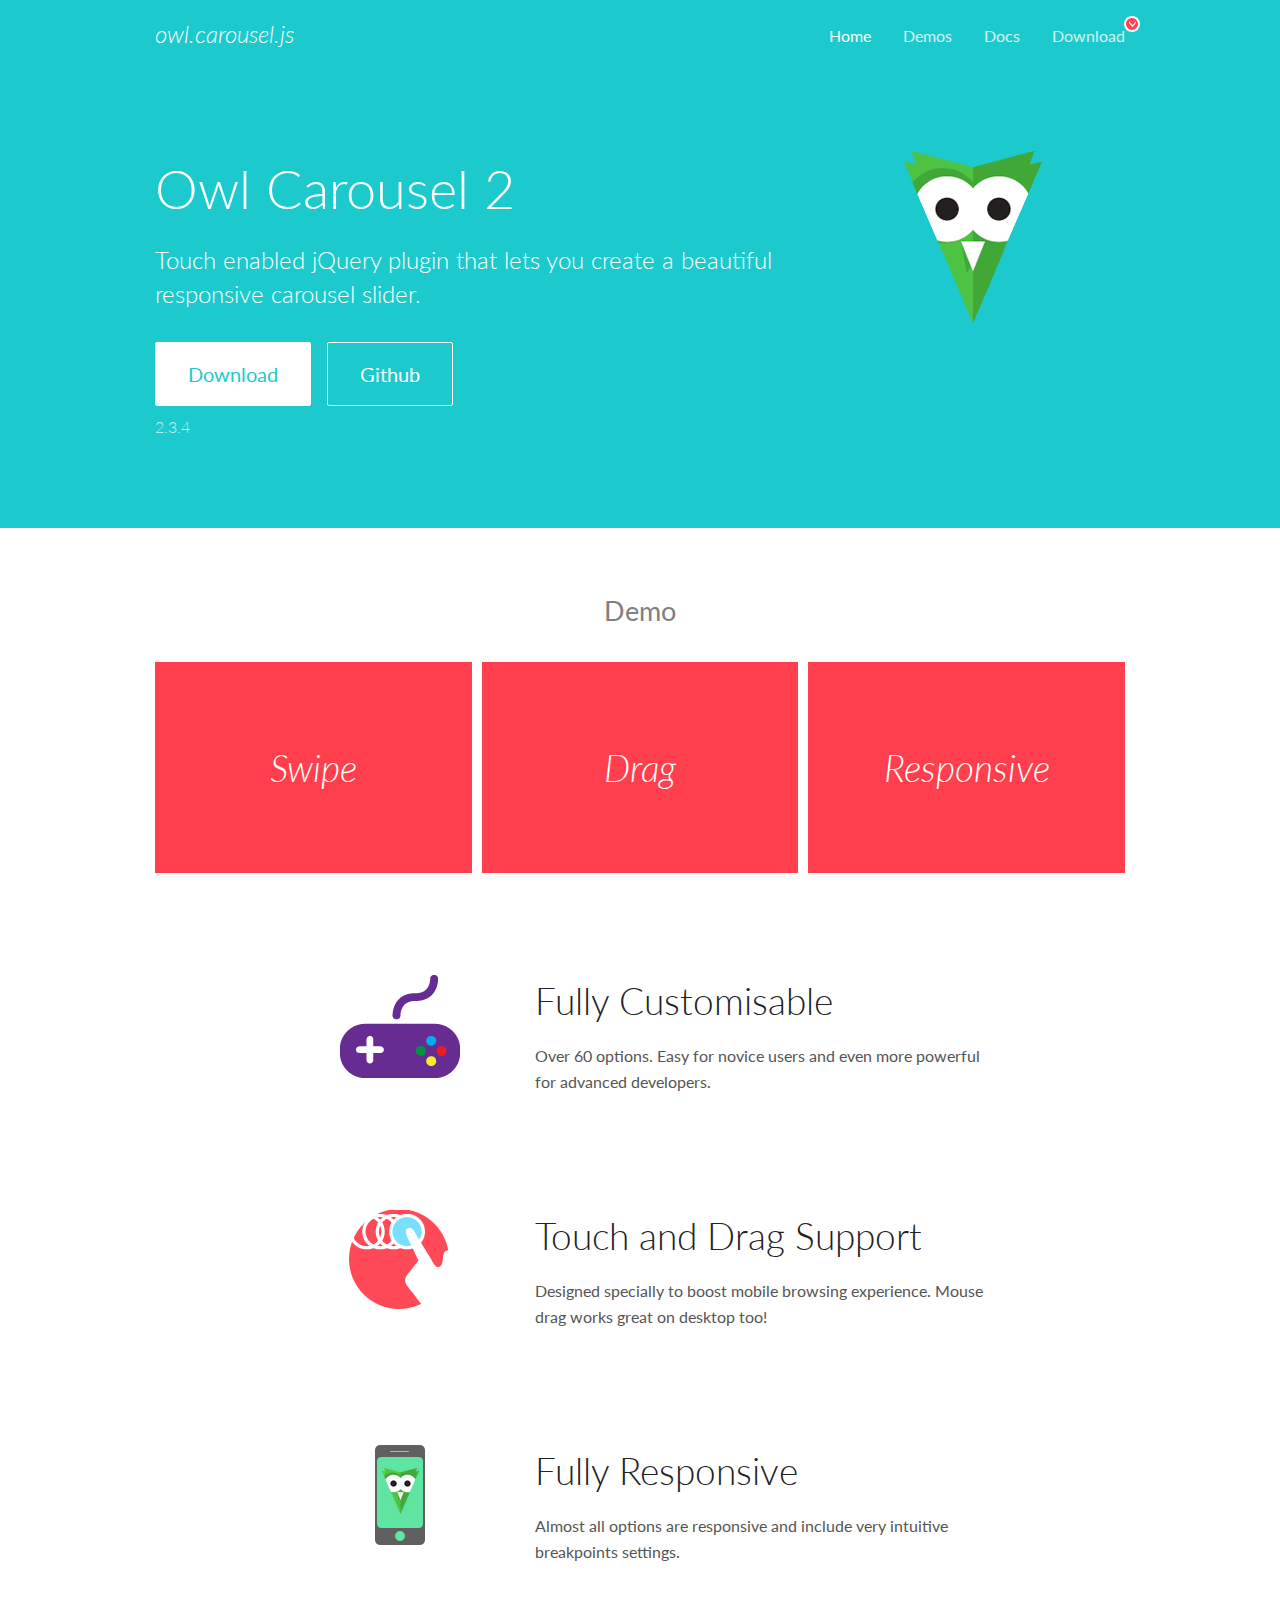
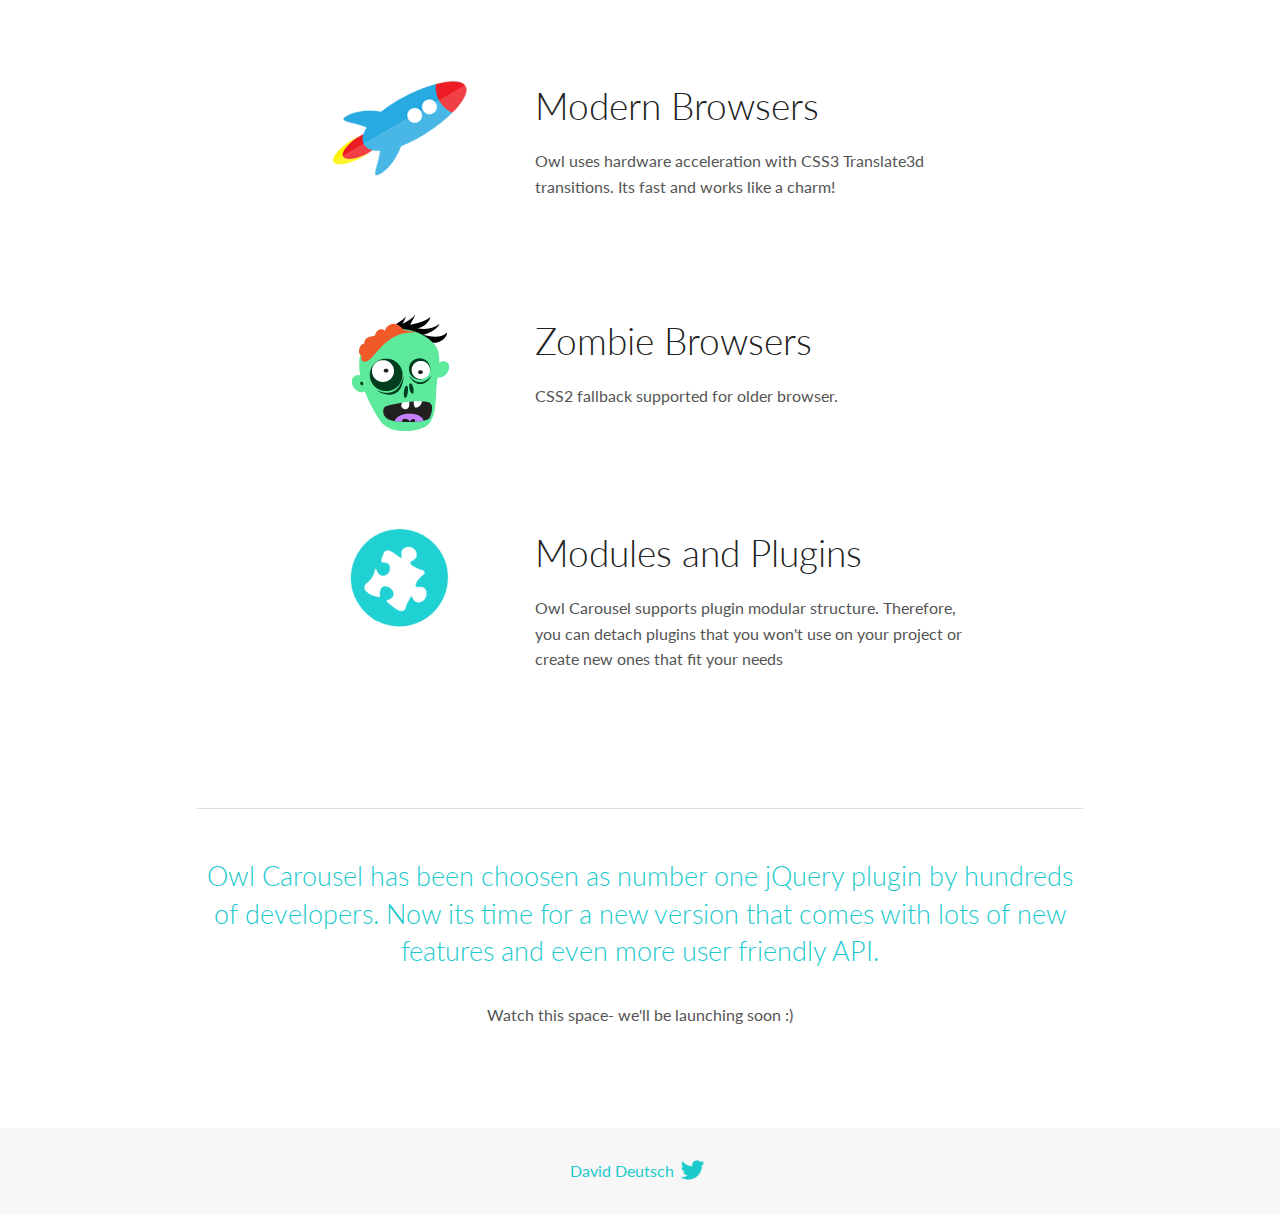
<file: owlcarousel/docs/index.html>
<!DOCTYPE html>
<html lang="en">
  <head>

    <!-- head -->
    <meta charset="utf-8">
    <meta name="msapplication-tap-highlight" content="no" />
    <meta name="viewport" content="width=device-width, initial-scale=1.0" />
    <meta name="description" content="Touch enabled jQuery plugin that lets you create beautiful responsive carousel slider.">
    <meta name="author" content="David Deutsch">
    <title>
      Home | Owl Carousel | 2.3.4
    </title>

    <!-- Stylesheets -->
    <link href='https://fonts.googleapis.com/css?family=Lato:300,400,700,400italic,300italic' rel='stylesheet' type='text/css'>
    <link rel="stylesheet" href="assets/css/docs.theme.min.css">

    <!-- Owl Stylesheets -->
    <link rel="stylesheet" href="assets/owlcarousel/assets/owl.carousel.min.css">
    <link rel="stylesheet" href="assets/owlcarousel/assets/owl.theme.default.min.css">

    <!-- HTML5 shim and Respond.js IE8 support of HTML5 elements and media queries -->

    <!--[if lt IE 9]>
      <script src="https://oss.maxcdn.com/libs/html5shiv/3.7.0/html5shiv.js"></script>
      <script src="https://oss.maxcdn.com/libs/respond.js/1.3.0/respond.min.js"></script>
    <![endif]-->

    <!-- Favicons -->
    <link rel="apple-touch-icon-precomposed" sizes="144x144" href="assets/ico/apple-touch-icon-144-precomposed.png">
    <link rel="shortcut icon" href="assets/ico/favicon.png">
    <link rel="shortcut icon" href="favicon.ico">

    <!-- Yeah i know js should not be in header. Its required for demos.-->

    <!-- javascript -->
    <script src="assets/vendors/jquery.min.js"></script>
    <script src="assets/owlcarousel/owl.carousel.js"></script>
  </head>
  <body>

    <!-- header -->
    <header class="header">
      <div class="row">
        <div class="large-12 columns">
          <div class="brand left">
            <h3>
              <a href="/OwlCarousel2/">owl.carousel.js</a> 
            </h3>
          </div>
          <a id="toggle-nav" class="right">
            <span></span> <span></span> <span></span> 
          </a> 
          <div class="nav-bar">
            <ul class="clearfix">
              <li class="active">
                <a href="/OwlCarousel2/index.html">Home</a> 
              </li>
              <li> <a href="/OwlCarousel2/demos/demos.html">Demos</a>  </li>
              <li> <a href="/OwlCarousel2/docs/started-welcome.html">Docs</a>  </li>
              <li>
                <a href="https://github.com/OwlCarousel2/OwlCarousel2/archive/2.3.4.zip">Download</a> 
                <span class="download"></span> 
              </li>
            </ul>
          </div>
        </div>
      </div>
    </header>

    <!-- home panel -->
    <section id="hero">
      <div class="row">
        <div class="large-8 medium-8 columns">
          <h1>Owl Carousel 2</h1>
          <h4>Touch enabled jQuery plugin that lets you create a beautiful responsive carousel slider.</h4>
          <a href="https://github.com/OwlCarousel2/OwlCarousel2/archive/2.3.4.zip" class="hero-button">Download</a> 
          <a href="https://github.com/OwlCarousel2/OwlCarousel2" class="hero-button outline">Github</a> 
          <p>2.3.4</p>
        </div>
        <div class="large-4 medium-4 columns">
          <img class="owl-logo" src="assets/img/owl-logo.png" alt="mr. Owl">
        </div>
      </div>
    </section>

    <!-- body -->
    <div class="home-demo">
      <div class="row">
        <div class="large-12 columns">
          <h3>Demo</h3>
          <div class="owl-carousel">
            <div class="item">
              <h2>Swipe</h2>
            </div>
            <div class="item">
              <h2>Drag</h2>
            </div>
            <div class="item">
              <h2>Responsive</h2>
            </div>
            <div class="item">
              <h2>CSS3</h2>
            </div>
            <div class="item">
              <h2>Fast</h2>
            </div>
            <div class="item">
              <h2>Easy</h2>
            </div>
            <div class="item">
              <h2>Free</h2>
            </div>
            <div class="item">
              <h2>Upgradable</h2>
            </div>
            <div class="item">
              <h2>Tons of options</h2>
            </div>
            <div class="item">
              <h2>Infinity</h2>
            </div>
            <div class="item">
              <h2>Auto Width</h2>
            </div>
          </div>
        </div>
      </div>
    </div>
    <script>
      var owl = $('.owl-carousel');
      owl.owlCarousel({
        margin: 10,
        loop: true,
        responsive: {
          0: {
            items: 1
          },
          600: {
            items: 2
          },
          1000: {
            items: 3
          }
        }
      })
    </script>

    <!-- features -->
    <div id="features">
      <div class="row">
        <div class="small-12 medium-9 small-centered columns">
          <section class="row feature">
            <div class="medium-4 small-12 columns">
              <img src="assets/img/feature-options.png" alt="">
            </div>
            <div class="medium-8 small-12 columns">
              <h2>Fully Customisable</h2>
              <p>Over 60 options. Easy for novice users and even more powerful for advanced developers.</p>
            </div>
          </section>
          <section class="row feature">
            <div class="medium-4 small-12 columns">
              <img src="assets/img/feature-drag.png" alt="">
            </div>
            <div class="medium-8 small-12 columns">
              <h2>Touch and Drag Support</h2>
              <p>Designed specially to boost mobile browsing experience. Mouse drag works great on desktop too!</p>
            </div>
          </section>
          <section class="row feature">
            <div class="medium-4 small-12 columns">
              <img src="assets/img/feature-responsive.png" alt="">
            </div>
            <div class="medium-8 small-12 columns">
              <h2>Fully Responsive</h2>
              <p>Almost all options are responsive and include very intuitive breakpoints settings.</p>
            </div>
          </section>
          <section class="row feature">
            <div class="medium-4 small-12 columns">
              <img src="assets/img/feature-modern.png" alt="">
            </div>
            <div class="medium-8 small-12 columns">
              <h2>Modern Browsers</h2>
              <p>Owl uses hardware acceleration with CSS3 Translate3d transitions. Its fast and works like a charm! </p>
            </div>
          </section>
          <section class="row feature">
            <div class="medium-4 small-12 columns">
              <img src="assets/img/feature-zombie.png" alt="">
            </div>
            <div class="medium-8 small-12 columns">
              <h2>Zombie Browsers</h2>
              <p>CSS2 fallback supported for older browser.</p>
            </div>
          </section>
          <section class="row feature">
            <div class="medium-4 small-12 columns">
              <img src="assets/img/feature-module.png" alt="">
            </div>
            <div class="medium-8 small-12 columns">
              <h2>Modules and Plugins</h2>
              <p>Owl Carousel supports plugin modular structure. Therefore, you can detach plugins that you won&#x27;t use on your project or create new ones that fit your needs</p>
            </div>
          </section>
        </div>
      </div>
    </div>

    <!-- footer -->
    <section id="teaser-text">
      <div class="row">
        <div class="small-12 medium-11 small-centered columns">
          <hr>
          <h3 id="owl-carousel-has-been-choosen-as-number-one-jquery-plugin-by-hundreds-of-developers-now-its-time-for-a-new-version-that-comes-with-lots-of-new-features-and-even-more-user-friendly-api-">Owl Carousel has been choosen as number one jQuery plugin by hundreds of developers. Now its time for a new version that comes with lots of new features and even more user friendly API.</h3>
          <p>Watch this space- we&#39;ll be launching soon :)</p>
        </div>
      </div>
    </section>

    <!-- footer -->
    <footer class="footer">
      <div class="row">
        <div class="large-12 columns">
          <h5>
            <a href="/OwlCarousel2/docs/support-contact.html">David Deutsch</a> 
            <a id="custom-tweet-button" href="https://twitter.com/share?url=https://github.com/OwlCarousel2/OwlCarousel2&text=Owl Carousel - This is so awesome! " target="_blank"></a> 
          </h5>
        </div>
      </div>
    </footer>

    <!-- vendors -->
    <script src="assets/vendors/highlight.js"></script>
    <script src="assets/js/app.js"></script>
  </body>
</html>
</file>
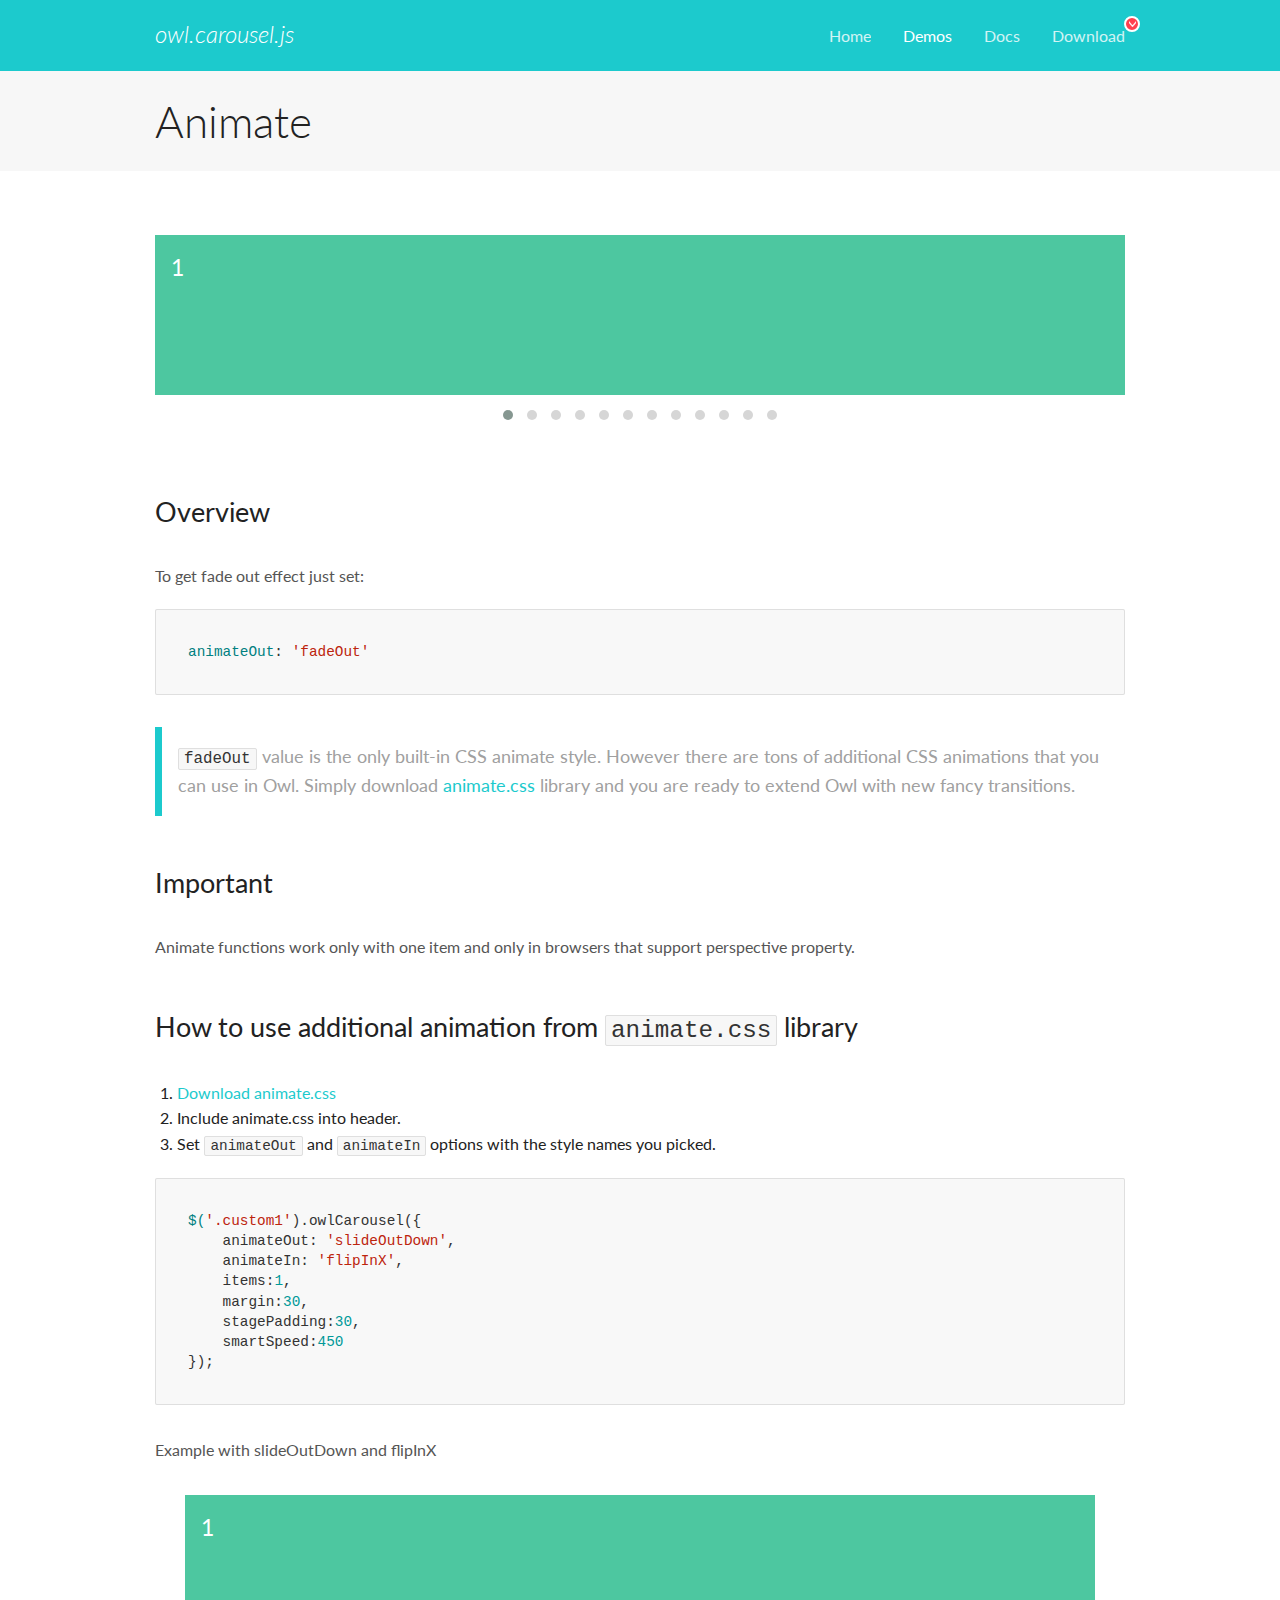
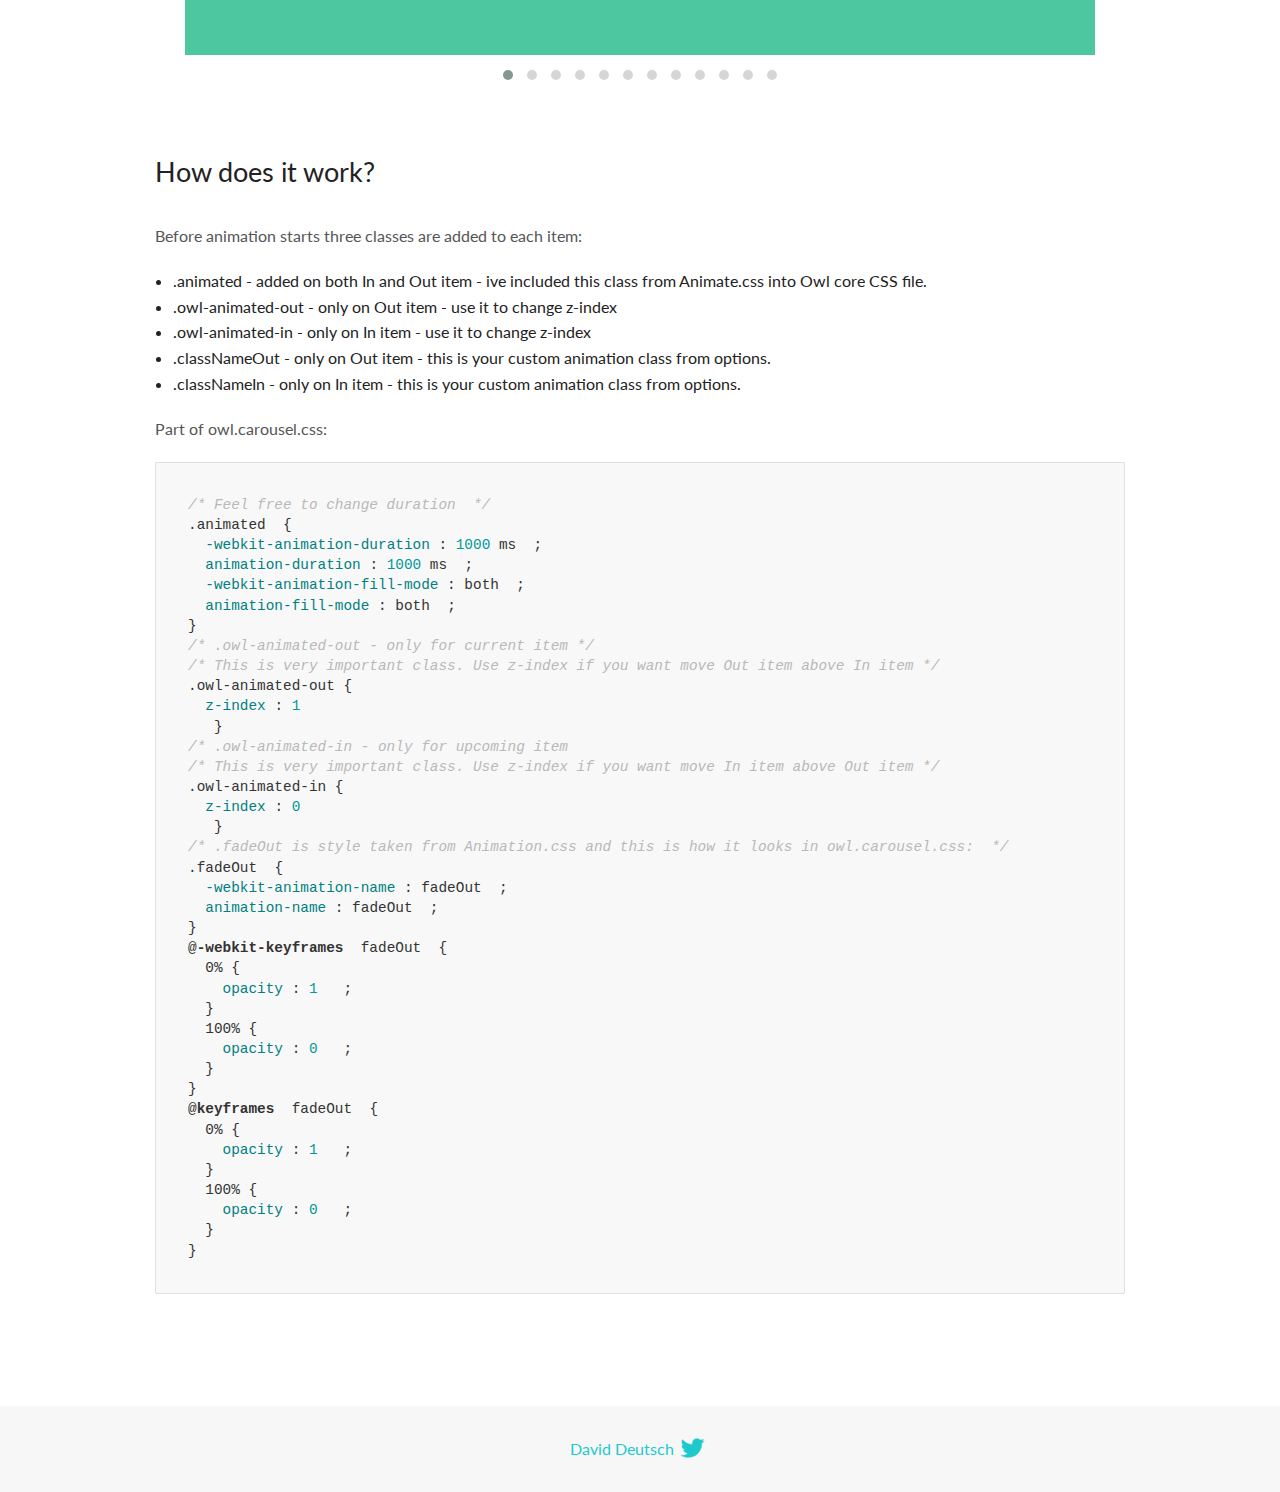
<file: owlcarousel/docs/demos/animate.html>
<!DOCTYPE html>
<html lang="en">
  <head>

    <!-- head -->
    <meta charset="utf-8">
    <meta name="msapplication-tap-highlight" content="no" />
    <meta name="viewport" content="width=device-width, initial-scale=1.0" />
    <meta name="description" content="Animate carousel">
    <meta name="author" content="David Deutsch">
    <title>
      Animate Demo | Owl Carousel | 2.3.4
    </title>

    <!-- Stylesheets -->
    <link href='https://fonts.googleapis.com/css?family=Lato:300,400,700,400italic,300italic' rel='stylesheet' type='text/css'>
    <link rel="stylesheet" href="../assets/css/docs.theme.min.css">

    <!-- Owl Stylesheets -->
    <link rel="stylesheet" href="../assets/owlcarousel/assets/owl.carousel.min.css">
    <link rel="stylesheet" href="../assets/owlcarousel/assets/owl.theme.default.min.css">

    <!-- HTML5 shim and Respond.js IE8 support of HTML5 elements and media queries -->

    <!--[if lt IE 9]>
      <script src="https://oss.maxcdn.com/libs/html5shiv/3.7.0/html5shiv.js"></script>
      <script src="https://oss.maxcdn.com/libs/respond.js/1.3.0/respond.min.js"></script>
    <![endif]-->

    <!-- Favicons -->
    <link rel="apple-touch-icon-precomposed" sizes="144x144" href="../assets/ico/apple-touch-icon-144-precomposed.png">
    <link rel="shortcut icon" href="../assets/ico/favicon.png">
    <link rel="shortcut icon" href="favicon.ico">

    <!-- Yeah i know js should not be in header. Its required for demos.-->

    <!-- javascript -->
    <script src="../assets/vendors/jquery.min.js"></script>
    <script src="../assets/owlcarousel/owl.carousel.js"></script>
  </head>
  <body>

    <!-- header -->
    <header class="header">
      <div class="row">
        <div class="large-12 columns">
          <div class="brand left">
            <h3>
              <a href="/OwlCarousel2/">owl.carousel.js</a> 
            </h3>
          </div>
          <a id="toggle-nav" class="right">
            <span></span> <span></span> <span></span> 
          </a> 
          <div class="nav-bar">
            <ul class="clearfix">
              <li> <a href="/OwlCarousel2/index.html">Home</a>  </li>
              <li class="active">
                <a href="/OwlCarousel2/demos/demos.html">Demos</a> 
              </li>
              <li> <a href="/OwlCarousel2/docs/started-welcome.html">Docs</a>  </li>
              <li>
                <a href="https://github.com/OwlCarousel2/OwlCarousel2/archive/2.3.4.zip">Download</a> 
                <span class="download"></span> 
              </li>
            </ul>
          </div>
        </div>
      </div>
    </header>

    <!-- title -->
    <section class="title">
      <div class="row">
        <div class="large-12 columns">
          <h1>Animate</h1>
        </div>
      </div>
    </section>

    <!--  Demos -->
    <section id="demos">
      <div class="row">
        <div class="large-12 columns">
          <div class="fadeOut owl-carousel owl-theme">
            <div class="item">
              <h4>1</h4>
            </div>
            <div class="item">
              <h4>2</h4>
            </div>
            <div class="item">
              <h4>3</h4>
            </div>
            <div class="item">
              <h4>4</h4>
            </div>
            <div class="item">
              <h4>5</h4>
            </div>
            <div class="item">
              <h4>6</h4>
            </div>
            <div class="item">
              <h4>7</h4>
            </div>
            <div class="item">
              <h4>8</h4>
            </div>
            <div class="item">
              <h4>9</h4>
            </div>
            <div class="item">
              <h4>10</h4>
            </div>
            <div class="item">
              <h4>11</h4>
            </div>
            <div class="item">
              <h4>12</h4>
            </div>
          </div>
          <h3 id="overview">Overview</h3>
          <p>To get fade out effect just set:</p>
          <pre><code>animateOut: &#39;fadeOut&#39;</code></pre>
          <blockquote>
            <p><code>fadeOut</code> value is the only built-in CSS animate style. However there are tons of additional CSS animations that you can use in Owl. Simply download
              <a href="https://daneden.github.io/animate.css/">animate.css</a>  library and you are ready to extend Owl with new fancy transitions.</p>
          </blockquote>
          <h3 id="important">Important</h3>
          <p>Animate functions work only with one item and only in browsers that support perspective property.</p>
          <h3 id="how-to-use-additional-animation-from-animate-css-library">How to use additional animation from <code>animate.css</code> library</h3>
          <ol>
            <li> <a href="https://daneden.github.io/animate.css/">Download animate.css</a>  </li>
            <li>Include animate.css into header.</li>
            <li>Set <code>animateOut</code> and <code>animateIn</code> options with the style names you picked.</li>
          </ol>
          <pre><code>$(&#39;.custom1&#39;).owlCarousel({
    animateOut: &#39;slideOutDown&#39;,
    animateIn: &#39;flipInX&#39;,
    items:1,
    margin:30,
    stagePadding:30,
    smartSpeed:450
});</code></pre>
          <p>Example with slideOutDown and flipInX</p>
          <div class="custom1 owl-carousel owl-theme">
            <div class="item">
              <h4>1</h4>
            </div>
            <div class="item">
              <h4>2</h4>
            </div>
            <div class="item">
              <h4>3</h4>
            </div>
            <div class="item">
              <h4>4</h4>
            </div>
            <div class="item">
              <h4>5</h4>
            </div>
            <div class="item">
              <h4>6</h4>
            </div>
            <div class="item">
              <h4>7</h4>
            </div>
            <div class="item">
              <h4>8</h4>
            </div>
            <div class="item">
              <h4>9</h4>
            </div>
            <div class="item">
              <h4>10</h4>
            </div>
            <div class="item">
              <h4>11</h4>
            </div>
            <div class="item">
              <h4>12</h4>
            </div>
          </div>
          <h3 id="how-does-it-work-">How does it work?</h3>
          <p>Before animation starts three classes are added to each item:</p>
          <ul>
            <li>.animated - added on both In and Out item - ive included this class from Animate.css into Owl core CSS file.</li>
            <li>.owl-animated-out - only on Out item - use it to change z-index</li>
            <li>.owl-animated-in - only on In item - use it to change z-index</li>
            <li>.classNameOut - only on Out item - this is your custom animation class from options.</li>
            <li>.classNameIn - only on In item - this is your custom animation class from options.</li>
          </ul>
          <p>Part of owl.carousel.css:</p>
          <pre><code class="language-css"><span class="comment">/* Feel free to change duration  */</span> 
<span class="class">.animated</span>  <span class="rules">{
  <span class="rule"><span class="attribute">-webkit-animation-duration</span> :<span class="value"> <span class="number">1000</span> ms</span> </span> ;
  <span class="rule"><span class="attribute">animation-duration</span> :<span class="value"> <span class="number">1000</span> ms</span> </span> ;
  <span class="rule"><span class="attribute">-webkit-animation-fill-mode</span> :<span class="value"> both</span> </span> ;
  <span class="rule"><span class="attribute">animation-fill-mode</span> :<span class="value"> both</span> </span> ;
<span class="rule">}</span> </span> 
<span class="comment">/* .owl-animated-out - only for current item */</span> 
<span class="comment">/* This is very important class. Use z-index if you want move Out item above In item */</span> 
<span class="class">.owl-animated-out</span> <span class="rules">{
  <span class="rule"><span class="attribute">z-index</span> :<span class="value"> <span class="number">1</span> 
</span> </span> </span> }
<span class="comment">/* .owl-animated-in - only for upcoming item
/* This is very important class. Use z-index if you want move In item above Out item */</span> 
<span class="class">.owl-animated-in</span> <span class="rules">{
  <span class="rule"><span class="attribute">z-index</span> :<span class="value"> <span class="number">0</span> 
</span> </span> </span> }
<span class="comment">/* .fadeOut is style taken from Animation.css and this is how it looks in owl.carousel.css:  */</span> 
<span class="class">.fadeOut</span>  <span class="rules">{
  <span class="rule"><span class="attribute">-webkit-animation-name</span> :<span class="value"> fadeOut</span> </span> ;
  <span class="rule"><span class="attribute">animation-name</span> :<span class="value"> fadeOut</span> </span> ;
<span class="rule">}</span> </span> 
<span class="at_rule">@<span class="keyword">-webkit-keyframes</span>  fadeOut </span> {
  0% <span class="rules">{
    <span class="rule"><span class="attribute">opacity</span> :<span class="value"> <span class="number">1</span> </span> </span> ;
  <span class="rule">}</span> </span> 
  100% <span class="rules">{
    <span class="rule"><span class="attribute">opacity</span> :<span class="value"> <span class="number">0</span> </span> </span> ;
  <span class="rule">}</span> </span> 
}
<span class="at_rule">@<span class="keyword">keyframes</span>  fadeOut </span> {
  0% <span class="rules">{
    <span class="rule"><span class="attribute">opacity</span> :<span class="value"> <span class="number">1</span> </span> </span> ;
  <span class="rule">}</span> </span> 
  100% <span class="rules">{
    <span class="rule"><span class="attribute">opacity</span> :<span class="value"> <span class="number">0</span> </span> </span> ;
  <span class="rule">}</span> </span> 
}</code></pre>
          <link rel="stylesheet" href="../assets/css/animate.css">
          <script>
            jQuery(document).ready(function($) {
              $('.fadeOut').owlCarousel({
                items: 1,
                animateOut: 'fadeOut',
                loop: true,
                margin: 10,
              });
              $('.custom1').owlCarousel({
                animateOut: 'slideOutDown',
                animateIn: 'flipInX',
                items: 1,
                margin: 30,
                stagePadding: 30,
                smartSpeed: 450
              });
            });
          </script>
        </div>
      </div>
    </section>

    <!-- footer -->
    <footer class="footer">
      <div class="row">
        <div class="large-12 columns">
          <h5>
            <a href="/OwlCarousel2/docs/support-contact.html">David Deutsch</a> 
            <a id="custom-tweet-button" href="https://twitter.com/share?url=https://github.com/OwlCarousel2/OwlCarousel2&text=Owl Carousel - This is so awesome! " target="_blank"></a> 
          </h5>
        </div>
      </div>
    </footer>

    <!-- vendors -->
    <script src="../assets/vendors/highlight.js"></script>
    <script src="../assets/js/app.js"></script>
  </body>
</html>
</file>
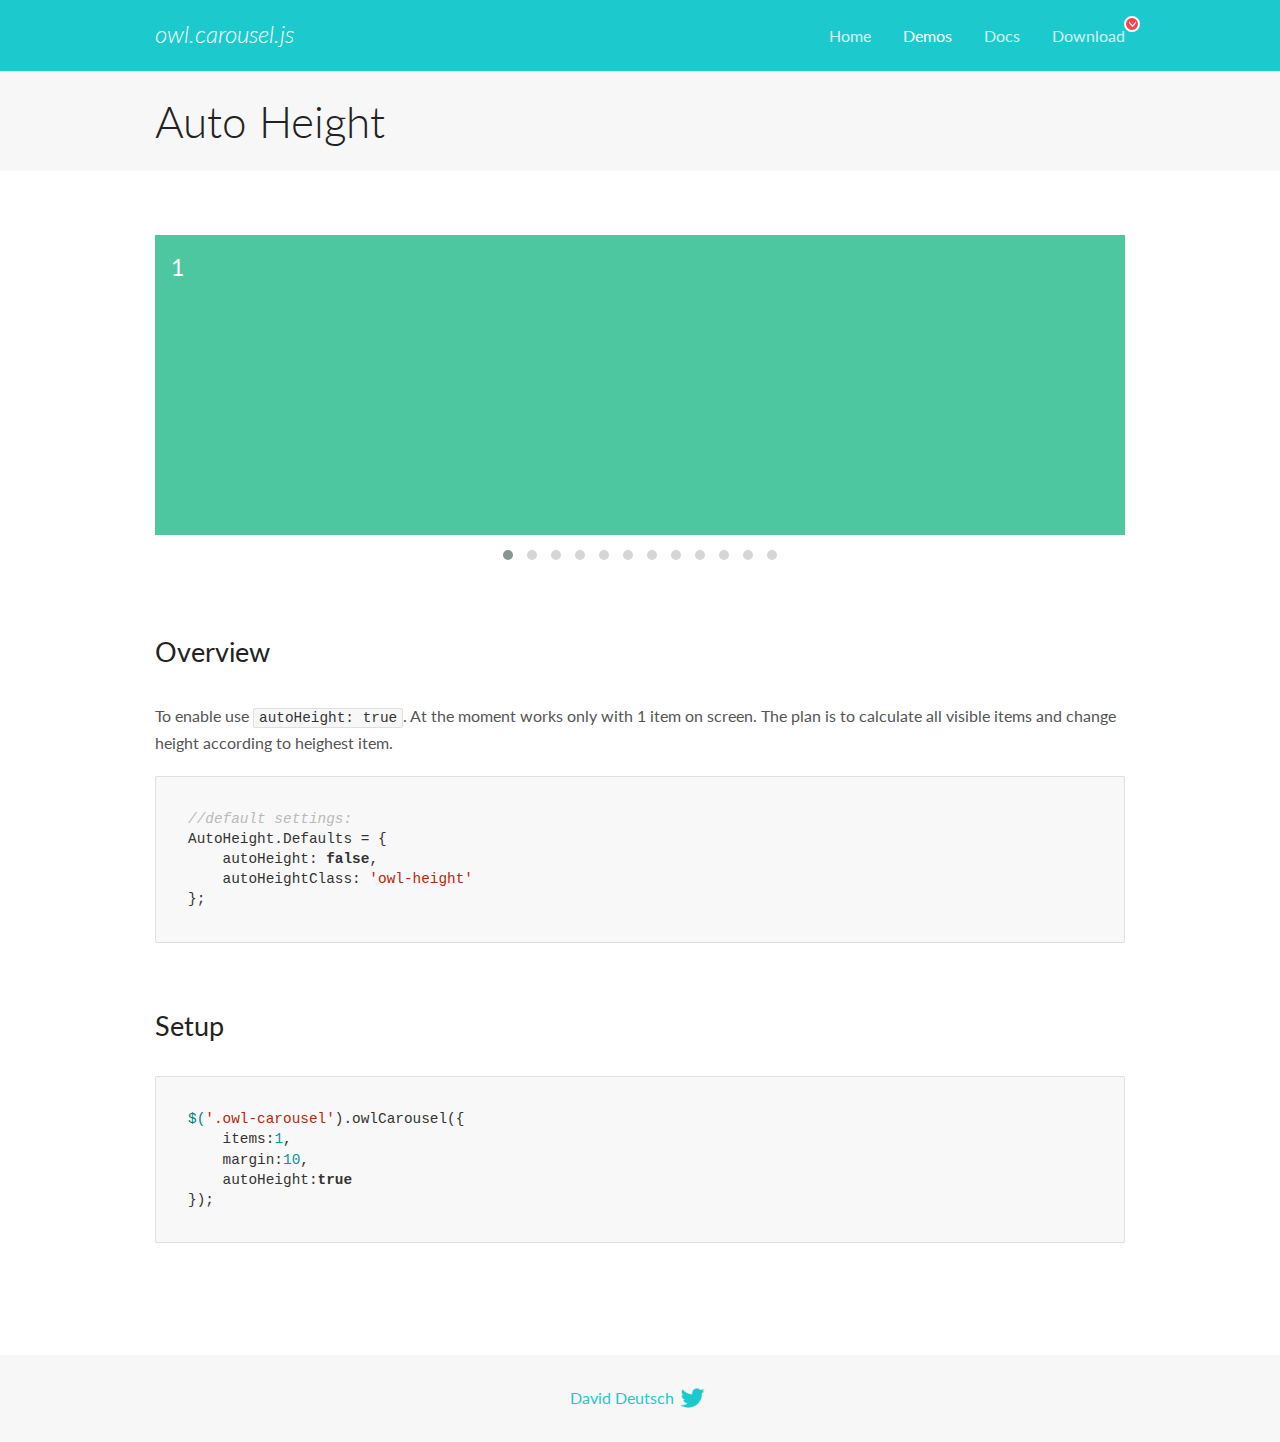
<file: owlcarousel/docs/demos/autoheight.html>
<!DOCTYPE html>
<html lang="en">
  <head>

    <!-- head -->
    <meta charset="utf-8">
    <meta name="msapplication-tap-highlight" content="no" />
    <meta name="viewport" content="width=device-width, initial-scale=1.0" />
    <meta name="description" content="autoHeight usage demo">
    <meta name="author" content="David Deutsch">
    <title>
      Auto Height Demo | Owl Carousel | 2.3.4
    </title>

    <!-- Stylesheets -->
    <link href='https://fonts.googleapis.com/css?family=Lato:300,400,700,400italic,300italic' rel='stylesheet' type='text/css'>
    <link rel="stylesheet" href="../assets/css/docs.theme.min.css">

    <!-- Owl Stylesheets -->
    <link rel="stylesheet" href="../assets/owlcarousel/assets/owl.carousel.min.css">
    <link rel="stylesheet" href="../assets/owlcarousel/assets/owl.theme.default.min.css">

    <!-- HTML5 shim and Respond.js IE8 support of HTML5 elements and media queries -->

    <!--[if lt IE 9]>
      <script src="https://oss.maxcdn.com/libs/html5shiv/3.7.0/html5shiv.js"></script>
      <script src="https://oss.maxcdn.com/libs/respond.js/1.3.0/respond.min.js"></script>
    <![endif]-->

    <!-- Favicons -->
    <link rel="apple-touch-icon-precomposed" sizes="144x144" href="../assets/ico/apple-touch-icon-144-precomposed.png">
    <link rel="shortcut icon" href="../assets/ico/favicon.png">
    <link rel="shortcut icon" href="favicon.ico">

    <!-- Yeah i know js should not be in header. Its required for demos.-->

    <!-- javascript -->
    <script src="../assets/vendors/jquery.min.js"></script>
    <script src="../assets/owlcarousel/owl.carousel.js"></script>
  </head>
  <body>

    <!-- header -->
    <header class="header">
      <div class="row">
        <div class="large-12 columns">
          <div class="brand left">
            <h3>
              <a href="/OwlCarousel2/">owl.carousel.js</a> 
            </h3>
          </div>
          <a id="toggle-nav" class="right">
            <span></span> <span></span> <span></span> 
          </a> 
          <div class="nav-bar">
            <ul class="clearfix">
              <li> <a href="/OwlCarousel2/index.html">Home</a>  </li>
              <li class="active">
                <a href="/OwlCarousel2/demos/demos.html">Demos</a> 
              </li>
              <li> <a href="/OwlCarousel2/docs/started-welcome.html">Docs</a>  </li>
              <li>
                <a href="https://github.com/OwlCarousel2/OwlCarousel2/archive/2.3.4.zip">Download</a> 
                <span class="download"></span> 
              </li>
            </ul>
          </div>
        </div>
      </div>
    </header>

    <!-- title -->
    <section class="title">
      <div class="row">
        <div class="large-12 columns">
          <h1>Auto Height</h1>
        </div>
      </div>
    </section>

    <!--  Demos -->
    <section id="demos">
      <div class="row">
        <div class="large-12 columns">
          <div class="owl-carousel owl-theme">
            <div class="item" style="height:300px">
              <h4>1</h4>
            </div>
            <div class="item" style="height:100px">
              <h4>2</h4>
            </div>
            <div class="item" style="height:500px">
              <h4>3</h4>
            </div>
            <div class="item" style="height:250px">
              <h4>4</h4>
            </div>
            <div class="item" style="height:400px">
              <h4>5</h4>
            </div>
            <div class="item" style="height:500px">
              <h4>6</h4>
            </div>
            <div class="item" style="height:600px">
              <h4>7</h4>
            </div>
            <div class="item" style="height:400px">
              <h4>8</h4>
            </div>
            <div class="item" style="height:300px">
              <h4>9</h4>
            </div>
            <div class="item" style="height:350px">
              <h4>10</h4>
            </div>
            <div class="item" style="height:200px">
              <h4>11</h4>
            </div>
            <div class="item" style="height:150px">
              <h4>12</h4>
            </div>
          </div>
          <h3 id="overview">Overview</h3>
          <p>To enable use <code>autoHeight: true</code>. At the moment works only with 1 item on screen. The plan is to calculate all visible items and change height according to heighest item.</p>
          <pre><code>//default settings:
AutoHeight.Defaults = {
    autoHeight: false,
    autoHeightClass: &#39;owl-height&#39;
};</code></pre>
          <h3 id="setup">Setup</h3>
          <pre><code>$(&#39;.owl-carousel&#39;).owlCarousel({
    items:1,
    margin:10,
    autoHeight:true
});</code></pre>
          <script>
            $(document).ready(function() {
              $('.owl-carousel').owlCarousel({
                items: 1,
                margin: 10,
                autoHeight: true
              });
            })
          </script>
        </div>
      </div>
    </section>

    <!-- footer -->
    <footer class="footer">
      <div class="row">
        <div class="large-12 columns">
          <h5>
            <a href="/OwlCarousel2/docs/support-contact.html">David Deutsch</a> 
            <a id="custom-tweet-button" href="https://twitter.com/share?url=https://github.com/OwlCarousel2/OwlCarousel2&text=Owl Carousel - This is so awesome! " target="_blank"></a> 
          </h5>
        </div>
      </div>
    </footer>

    <!-- vendors -->
    <script src="../assets/vendors/highlight.js"></script>
    <script src="../assets/js/app.js"></script>
  </body>
</html>
</file>
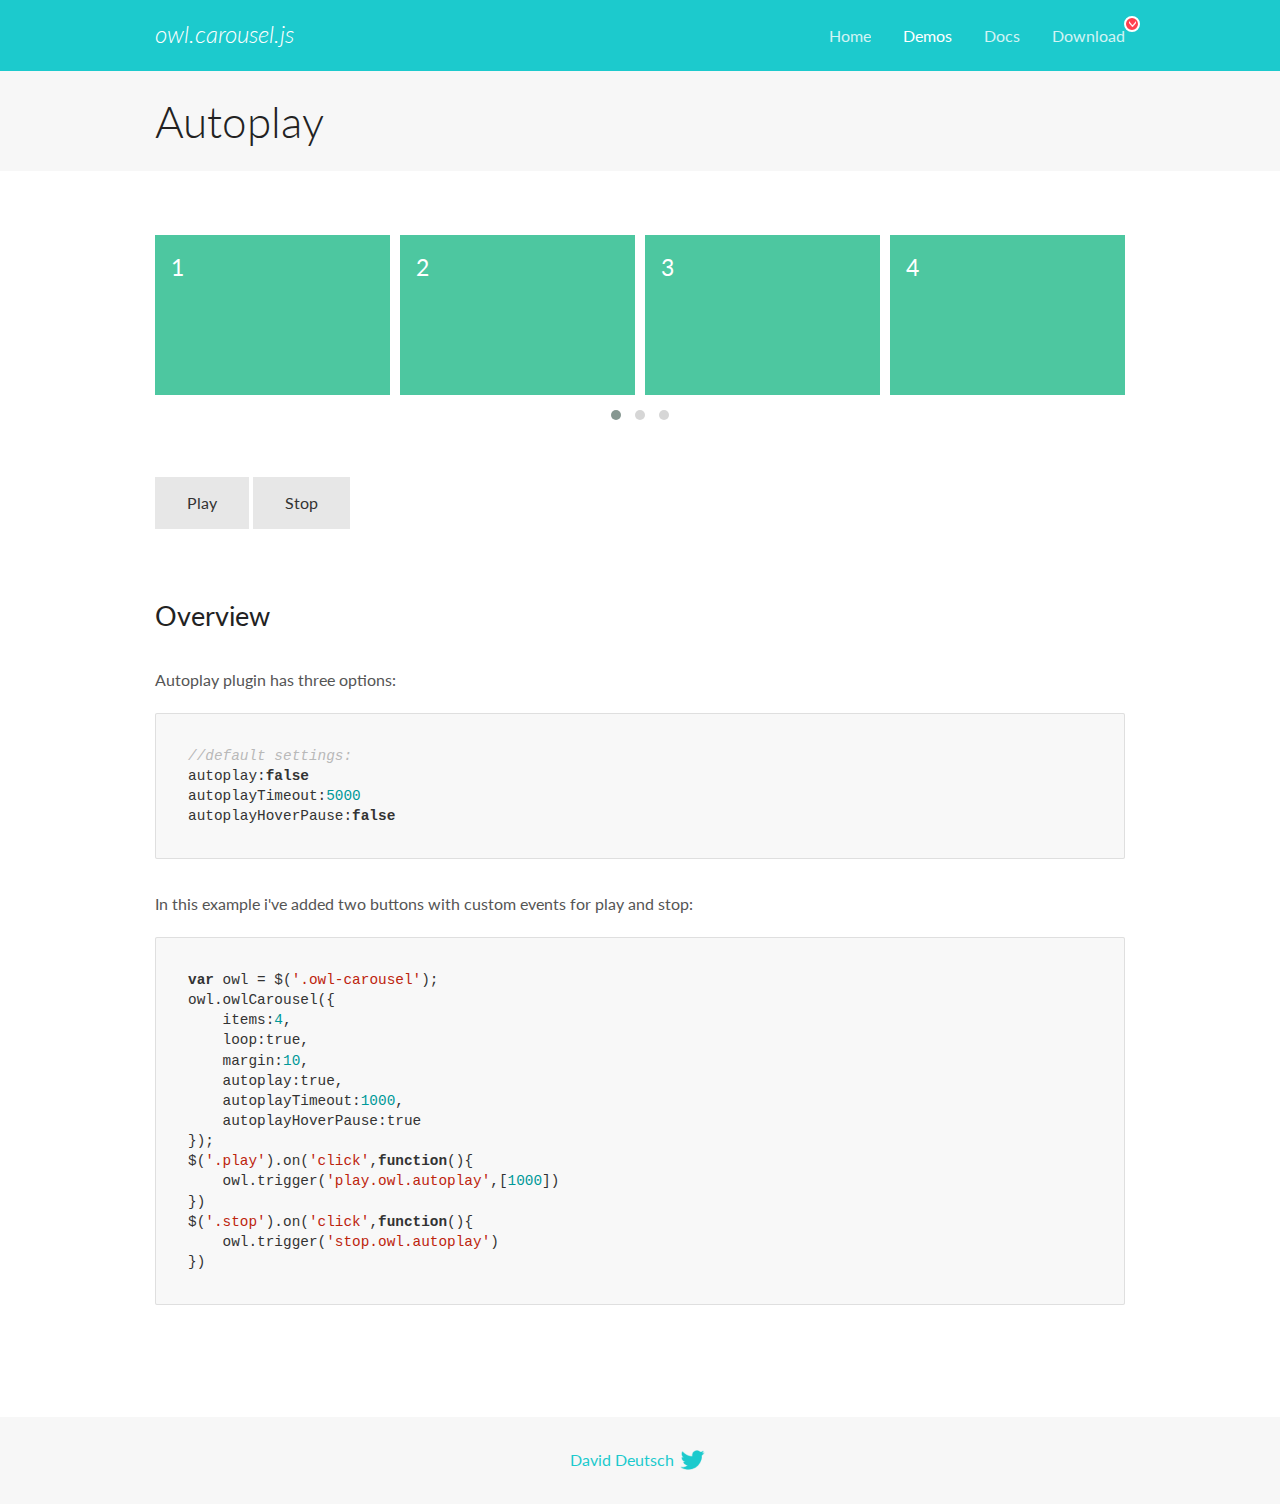
<file: owlcarousel/docs/demos/autoplay.html>
<!DOCTYPE html>
<html lang="en">
  <head>

    <!-- head -->
    <meta charset="utf-8">
    <meta name="msapplication-tap-highlight" content="no" />
    <meta name="viewport" content="width=device-width, initial-scale=1.0" />
    <meta name="description" content="Autoplay usage demo">
    <meta name="author" content="David Deutsch">
    <title>
      Autoplay Demo | Owl Carousel | 2.3.4
    </title>

    <!-- Stylesheets -->
    <link href='https://fonts.googleapis.com/css?family=Lato:300,400,700,400italic,300italic' rel='stylesheet' type='text/css'>
    <link rel="stylesheet" href="../assets/css/docs.theme.min.css">

    <!-- Owl Stylesheets -->
    <link rel="stylesheet" href="../assets/owlcarousel/assets/owl.carousel.min.css">
    <link rel="stylesheet" href="../assets/owlcarousel/assets/owl.theme.default.min.css">

    <!-- HTML5 shim and Respond.js IE8 support of HTML5 elements and media queries -->

    <!--[if lt IE 9]>
      <script src="https://oss.maxcdn.com/libs/html5shiv/3.7.0/html5shiv.js"></script>
      <script src="https://oss.maxcdn.com/libs/respond.js/1.3.0/respond.min.js"></script>
    <![endif]-->

    <!-- Favicons -->
    <link rel="apple-touch-icon-precomposed" sizes="144x144" href="../assets/ico/apple-touch-icon-144-precomposed.png">
    <link rel="shortcut icon" href="../assets/ico/favicon.png">
    <link rel="shortcut icon" href="favicon.ico">

    <!-- Yeah i know js should not be in header. Its required for demos.-->

    <!-- javascript -->
    <script src="../assets/vendors/jquery.min.js"></script>
    <script src="../assets/owlcarousel/owl.carousel.js"></script>
  </head>
  <body>

    <!-- header -->
    <header class="header">
      <div class="row">
        <div class="large-12 columns">
          <div class="brand left">
            <h3>
              <a href="/OwlCarousel2/">owl.carousel.js</a> 
            </h3>
          </div>
          <a id="toggle-nav" class="right">
            <span></span> <span></span> <span></span> 
          </a> 
          <div class="nav-bar">
            <ul class="clearfix">
              <li> <a href="/OwlCarousel2/index.html">Home</a>  </li>
              <li class="active">
                <a href="/OwlCarousel2/demos/demos.html">Demos</a> 
              </li>
              <li> <a href="/OwlCarousel2/docs/started-welcome.html">Docs</a>  </li>
              <li>
                <a href="https://github.com/OwlCarousel2/OwlCarousel2/archive/2.3.4.zip">Download</a> 
                <span class="download"></span> 
              </li>
            </ul>
          </div>
        </div>
      </div>
    </header>

    <!-- title -->
    <section class="title">
      <div class="row">
        <div class="large-12 columns">
          <h1>Autoplay</h1>
        </div>
      </div>
    </section>

    <!--  Demos -->
    <section id="demos">
      <div class="row">
        <div class="large-12 columns">
          <div class="owl-carousel owl-theme">
            <div class="item">
              <h4>1</h4>
            </div>
            <div class="item">
              <h4>2</h4>
            </div>
            <div class="item">
              <h4>3</h4>
            </div>
            <div class="item">
              <h4>4</h4>
            </div>
            <div class="item">
              <h4>5</h4>
            </div>
            <div class="item">
              <h4>6</h4>
            </div>
            <div class="item">
              <h4>7</h4>
            </div>
            <div class="item">
              <h4>8</h4>
            </div>
            <div class="item">
              <h4>9</h4>
            </div>
            <div class="item">
              <h4>10</h4>
            </div>
            <div class="item">
              <h4>11</h4>
            </div>
            <div class="item">
              <h4>12</h4>
            </div>
          </div>
          <a class="button secondary play">Play</a> 
          <a class="button secondary stop">Stop</a> 
          <h3 id="overview">Overview</h3>
          <p>Autoplay plugin has three options:</p>
          <pre><code>//default settings:
autoplay:false
autoplayTimeout:5000
autoplayHoverPause:false</code></pre>
          <p>In this example i&#39;ve added two buttons with custom events for play and stop:</p>
          <pre><code>var owl = $(&#39;.owl-carousel&#39;);
owl.owlCarousel({
    items:4,
    loop:true,
    margin:10,
    autoplay:true,
    autoplayTimeout:1000,
    autoplayHoverPause:true
});
$(&#39;.play&#39;).on(&#39;click&#39;,function(){
    owl.trigger(&#39;play.owl.autoplay&#39;,[1000])
})
$(&#39;.stop&#39;).on(&#39;click&#39;,function(){
    owl.trigger(&#39;stop.owl.autoplay&#39;)
})</code></pre>
          <script>
            $(document).ready(function() {
              var owl = $('.owl-carousel');
              owl.owlCarousel({
                items: 4,
                loop: true,
                margin: 10,
                autoplay: true,
                autoplayTimeout: 1000,
                autoplayHoverPause: true
              });
              $('.play').on('click', function() {
                owl.trigger('play.owl.autoplay', [1000])
              })
              $('.stop').on('click', function() {
                owl.trigger('stop.owl.autoplay')
              })
            })
          </script>
        </div>
      </div>
    </section>

    <!-- footer -->
    <footer class="footer">
      <div class="row">
        <div class="large-12 columns">
          <h5>
            <a href="/OwlCarousel2/docs/support-contact.html">David Deutsch</a> 
            <a id="custom-tweet-button" href="https://twitter.com/share?url=https://github.com/OwlCarousel2/OwlCarousel2&text=Owl Carousel - This is so awesome! " target="_blank"></a> 
          </h5>
        </div>
      </div>
    </footer>

    <!-- vendors -->
    <script src="../assets/vendors/highlight.js"></script>
    <script src="../assets/js/app.js"></script>
  </body>
</html>
</file>
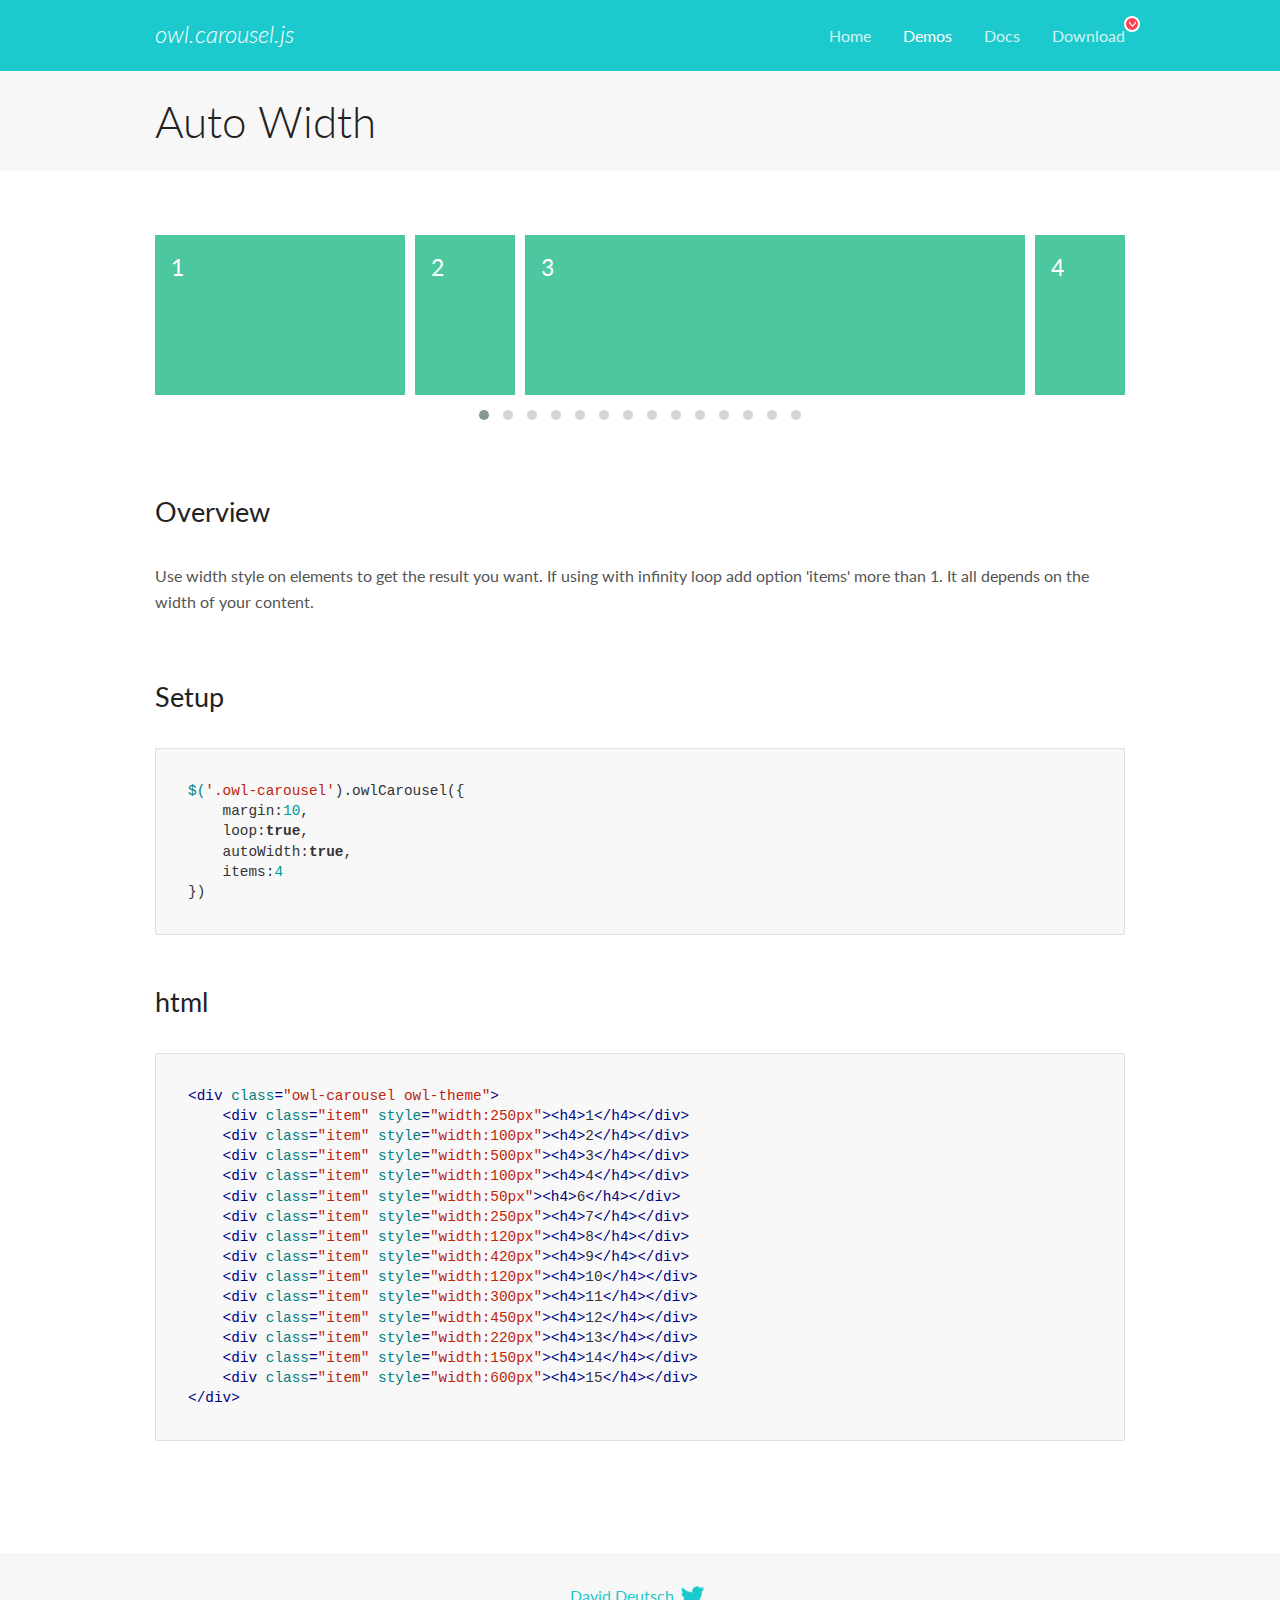
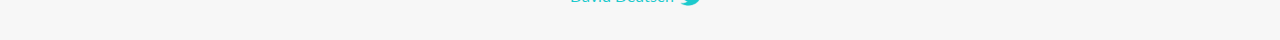
<file: owlcarousel/docs/demos/autowidth.html>
<!DOCTYPE html>
<html lang="en">
  <head>

    <!-- head -->
    <meta charset="utf-8">
    <meta name="msapplication-tap-highlight" content="no" />
    <meta name="viewport" content="width=device-width, initial-scale=1.0" />
    <meta name="description" content="Auto Width">
    <meta name="author" content="David Deutsch">
    <title>
      Auto Width Demo | Owl Carousel | 2.3.4
    </title>

    <!-- Stylesheets -->
    <link href='https://fonts.googleapis.com/css?family=Lato:300,400,700,400italic,300italic' rel='stylesheet' type='text/css'>
    <link rel="stylesheet" href="../assets/css/docs.theme.min.css">

    <!-- Owl Stylesheets -->
    <link rel="stylesheet" href="../assets/owlcarousel/assets/owl.carousel.min.css">
    <link rel="stylesheet" href="../assets/owlcarousel/assets/owl.theme.default.min.css">

    <!-- HTML5 shim and Respond.js IE8 support of HTML5 elements and media queries -->

    <!--[if lt IE 9]>
      <script src="https://oss.maxcdn.com/libs/html5shiv/3.7.0/html5shiv.js"></script>
      <script src="https://oss.maxcdn.com/libs/respond.js/1.3.0/respond.min.js"></script>
    <![endif]-->

    <!-- Favicons -->
    <link rel="apple-touch-icon-precomposed" sizes="144x144" href="../assets/ico/apple-touch-icon-144-precomposed.png">
    <link rel="shortcut icon" href="../assets/ico/favicon.png">
    <link rel="shortcut icon" href="favicon.ico">

    <!-- Yeah i know js should not be in header. Its required for demos.-->

    <!-- javascript -->
    <script src="../assets/vendors/jquery.min.js"></script>
    <script src="../assets/owlcarousel/owl.carousel.js"></script>
  </head>
  <body>

    <!-- header -->
    <header class="header">
      <div class="row">
        <div class="large-12 columns">
          <div class="brand left">
            <h3>
              <a href="/OwlCarousel2/">owl.carousel.js</a> 
            </h3>
          </div>
          <a id="toggle-nav" class="right">
            <span></span> <span></span> <span></span> 
          </a> 
          <div class="nav-bar">
            <ul class="clearfix">
              <li> <a href="/OwlCarousel2/index.html">Home</a>  </li>
              <li class="active">
                <a href="/OwlCarousel2/demos/demos.html">Demos</a> 
              </li>
              <li> <a href="/OwlCarousel2/docs/started-welcome.html">Docs</a>  </li>
              <li>
                <a href="https://github.com/OwlCarousel2/OwlCarousel2/archive/2.3.4.zip">Download</a> 
                <span class="download"></span> 
              </li>
            </ul>
          </div>
        </div>
      </div>
    </header>

    <!-- title -->
    <section class="title">
      <div class="row">
        <div class="large-12 columns">
          <h1>Auto Width</h1>
        </div>
      </div>
    </section>

    <!--  Demos -->
    <section id="demos">
      <div class="row">
        <div class="large-12 columns">
          <div class="owl-carousel owl-theme">
            <div class="item" style="width:250px">
              <h4>1</h4>
            </div>
            <div class="item" style="width:100px">
              <h4>2</h4>
            </div>
            <div class="item" style="width:500px">
              <h4>3</h4>
            </div>
            <div class="item" style="width:100px">
              <h4>4</h4>
            </div>
            <div class="item" style="width:50px">
              <h4>6</h4>
            </div>
            <div class="item" style="width:250px">
              <h4>7</h4>
            </div>
            <div class="item" style="width:120px">
              <h4>8</h4>
            </div>
            <div class="item" style="width:420px">
              <h4>9</h4>
            </div>
            <div class="item" style="width:120px">
              <h4>10</h4>
            </div>
            <div class="item" style="width:300px">
              <h4>11</h4>
            </div>
            <div class="item" style="width:450px">
              <h4>12</h4>
            </div>
            <div class="item" style="width:220px">
              <h4>13</h4>
            </div>
            <div class="item" style="width:150px">
              <h4>14</h4>
            </div>
            <div class="item" style="width:600px">
              <h4>15</h4>
            </div>
          </div>
          <h3 id="overview">Overview</h3>
          <p>Use width style on elements to get the result you want. If using with infinity loop add option &#39;items&#39; more than 1. It all depends on the width of your content.</p>
          <h3 id="setup">Setup</h3>
          <pre><code>$(&#39;.owl-carousel&#39;).owlCarousel({
    margin:10,
    loop:true,
    autoWidth:true,
    items:4
})</code></pre>
          <h3 id="html">html</h3>
          <pre><code>&lt;div class=&quot;owl-carousel owl-theme&quot;&gt;
    &lt;div class=&quot;item&quot; style=&quot;width:250px&quot;&gt;&lt;h4&gt;1&lt;/h4&gt;&lt;/div&gt;
    &lt;div class=&quot;item&quot; style=&quot;width:100px&quot;&gt;&lt;h4&gt;2&lt;/h4&gt;&lt;/div&gt;
    &lt;div class=&quot;item&quot; style=&quot;width:500px&quot;&gt;&lt;h4&gt;3&lt;/h4&gt;&lt;/div&gt;
    &lt;div class=&quot;item&quot; style=&quot;width:100px&quot;&gt;&lt;h4&gt;4&lt;/h4&gt;&lt;/div&gt;
    &lt;div class=&quot;item&quot; style=&quot;width:50px&quot;&gt;&lt;h4&gt;6&lt;/h4&gt;&lt;/div&gt;
    &lt;div class=&quot;item&quot; style=&quot;width:250px&quot;&gt;&lt;h4&gt;7&lt;/h4&gt;&lt;/div&gt;
    &lt;div class=&quot;item&quot; style=&quot;width:120px&quot;&gt;&lt;h4&gt;8&lt;/h4&gt;&lt;/div&gt;
    &lt;div class=&quot;item&quot; style=&quot;width:420px&quot;&gt;&lt;h4&gt;9&lt;/h4&gt;&lt;/div&gt;
    &lt;div class=&quot;item&quot; style=&quot;width:120px&quot;&gt;&lt;h4&gt;10&lt;/h4&gt;&lt;/div&gt;
    &lt;div class=&quot;item&quot; style=&quot;width:300px&quot;&gt;&lt;h4&gt;11&lt;/h4&gt;&lt;/div&gt;
    &lt;div class=&quot;item&quot; style=&quot;width:450px&quot;&gt;&lt;h4&gt;12&lt;/h4&gt;&lt;/div&gt;
    &lt;div class=&quot;item&quot; style=&quot;width:220px&quot;&gt;&lt;h4&gt;13&lt;/h4&gt;&lt;/div&gt;
    &lt;div class=&quot;item&quot; style=&quot;width:150px&quot;&gt;&lt;h4&gt;14&lt;/h4&gt;&lt;/div&gt;
    &lt;div class=&quot;item&quot; style=&quot;width:600px&quot;&gt;&lt;h4&gt;15&lt;/h4&gt;&lt;/div&gt;
&lt;/div&gt;</code></pre>
          <script>
            $(document).ready(function() {
              $('.owl-carousel').owlCarousel({
                margin: 10,
                loop: true,
                autoWidth: true,
                items: 4
              })
            })
          </script>
        </div>
      </div>
    </section>

    <!-- footer -->
    <footer class="footer">
      <div class="row">
        <div class="large-12 columns">
          <h5>
            <a href="/OwlCarousel2/docs/support-contact.html">David Deutsch</a> 
            <a id="custom-tweet-button" href="https://twitter.com/share?url=https://github.com/OwlCarousel2/OwlCarousel2&text=Owl Carousel - This is so awesome! " target="_blank"></a> 
          </h5>
        </div>
      </div>
    </footer>

    <!-- vendors -->
    <script src="../assets/vendors/highlight.js"></script>
    <script src="../assets/js/app.js"></script>
  </body>
</html>
</file>
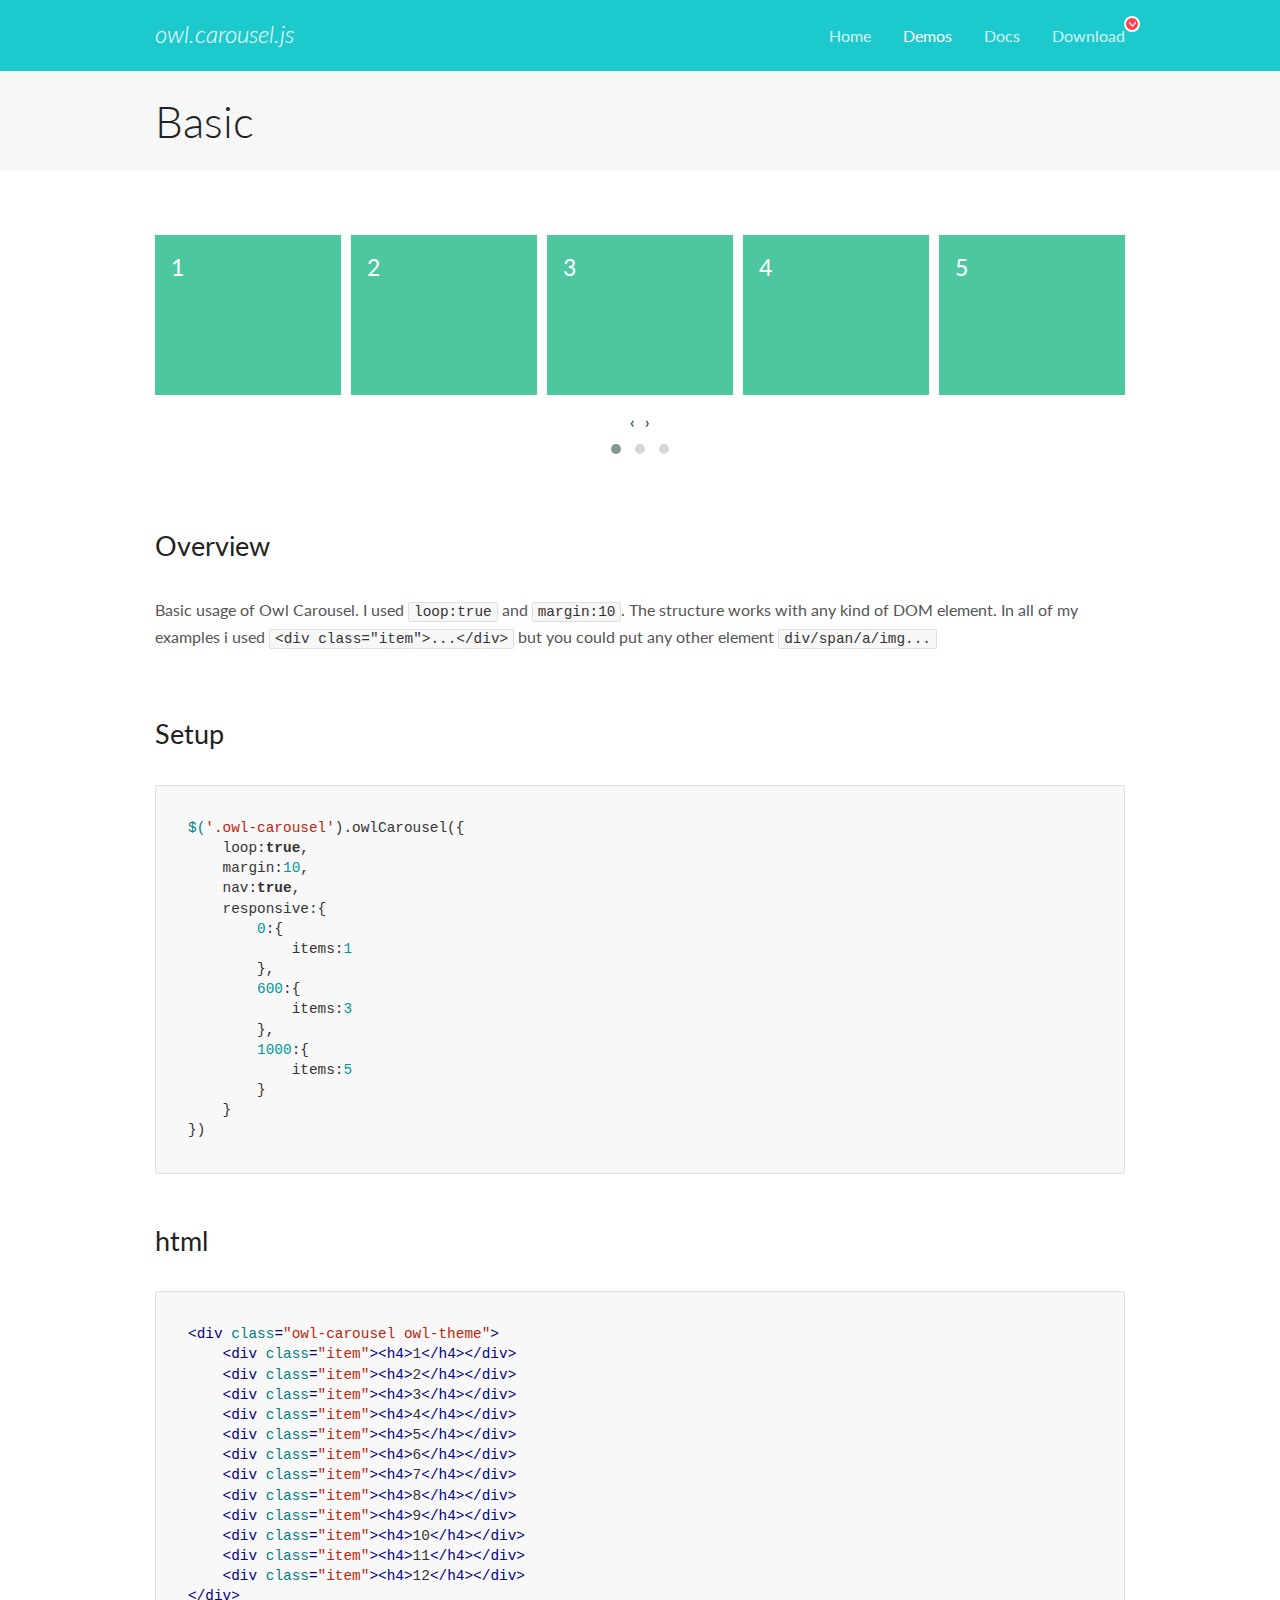
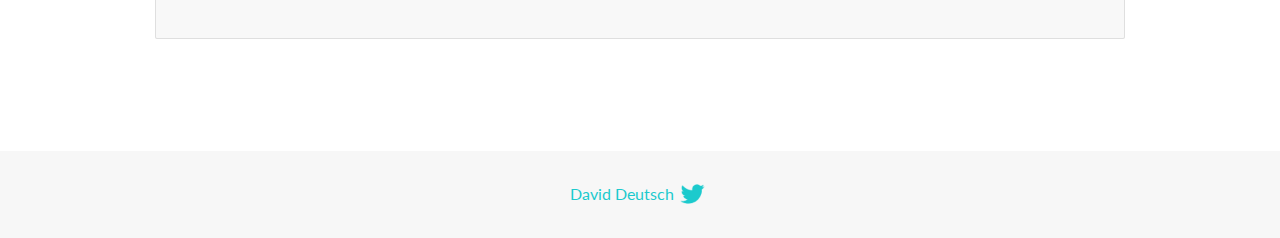
<file: owlcarousel/docs/demos/basic.html>
<!DOCTYPE html>
<html lang="en">
  <head>

    <!-- head -->
    <meta charset="utf-8">
    <meta name="msapplication-tap-highlight" content="no" />
    <meta name="viewport" content="width=device-width, initial-scale=1.0" />
    <meta name="description" content="Basic usage demo">
    <meta name="author" content="David Deutsch">
    <title>
      Basic Demo | Owl Carousel | 2.3.4
    </title>

    <!-- Stylesheets -->
    <link href='https://fonts.googleapis.com/css?family=Lato:300,400,700,400italic,300italic' rel='stylesheet' type='text/css'>
    <link rel="stylesheet" href="../assets/css/docs.theme.min.css">

    <!-- Owl Stylesheets -->
    <link rel="stylesheet" href="../assets/owlcarousel/assets/owl.carousel.min.css">
    <link rel="stylesheet" href="../assets/owlcarousel/assets/owl.theme.default.min.css">

    <!-- HTML5 shim and Respond.js IE8 support of HTML5 elements and media queries -->

    <!--[if lt IE 9]>
      <script src="https://oss.maxcdn.com/libs/html5shiv/3.7.0/html5shiv.js"></script>
      <script src="https://oss.maxcdn.com/libs/respond.js/1.3.0/respond.min.js"></script>
    <![endif]-->

    <!-- Favicons -->
    <link rel="apple-touch-icon-precomposed" sizes="144x144" href="../assets/ico/apple-touch-icon-144-precomposed.png">
    <link rel="shortcut icon" href="../assets/ico/favicon.png">
    <link rel="shortcut icon" href="favicon.ico">

    <!-- Yeah i know js should not be in header. Its required for demos.-->

    <!-- javascript -->
    <script src="../assets/vendors/jquery.min.js"></script>
    <script src="../assets/owlcarousel/owl.carousel.js"></script>
  </head>
  <body>

    <!-- header -->
    <header class="header">
      <div class="row">
        <div class="large-12 columns">
          <div class="brand left">
            <h3>
              <a href="/OwlCarousel2/">owl.carousel.js</a> 
            </h3>
          </div>
          <a id="toggle-nav" class="right">
            <span></span> <span></span> <span></span> 
          </a> 
          <div class="nav-bar">
            <ul class="clearfix">
              <li> <a href="/OwlCarousel2/index.html">Home</a>  </li>
              <li class="active">
                <a href="/OwlCarousel2/demos/demos.html">Demos</a> 
              </li>
              <li> <a href="/OwlCarousel2/docs/started-welcome.html">Docs</a>  </li>
              <li>
                <a href="https://github.com/OwlCarousel2/OwlCarousel2/archive/2.3.4.zip">Download</a> 
                <span class="download"></span> 
              </li>
            </ul>
          </div>
        </div>
      </div>
    </header>

    <!-- title -->
    <section class="title">
      <div class="row">
        <div class="large-12 columns">
          <h1>Basic</h1>
        </div>
      </div>
    </section>

    <!--  Demos -->
    <section id="demos">
      <div class="row">
        <div class="large-12 columns">
          <div class="owl-carousel owl-theme">
            <div class="item">
              <h4>1</h4>
            </div>
            <div class="item">
              <h4>2</h4>
            </div>
            <div class="item">
              <h4>3</h4>
            </div>
            <div class="item">
              <h4>4</h4>
            </div>
            <div class="item">
              <h4>5</h4>
            </div>
            <div class="item">
              <h4>6</h4>
            </div>
            <div class="item">
              <h4>7</h4>
            </div>
            <div class="item">
              <h4>8</h4>
            </div>
            <div class="item">
              <h4>9</h4>
            </div>
            <div class="item">
              <h4>10</h4>
            </div>
            <div class="item">
              <h4>11</h4>
            </div>
            <div class="item">
              <h4>12</h4>
            </div>
          </div>
          <h3 id="overview">Overview</h3>
          <p>Basic usage of Owl Carousel. I used <code>loop:true</code> and <code>margin:10</code>. The structure works with any kind of DOM element. In all of my examples i used <code>&lt;div class=&quot;item&quot;&gt;...&lt;/div&gt;</code> but you could
            put any other element <code>div/span/a/img...</code></p>
          <h3 id="setup">Setup</h3>
          <pre><code>$(&#39;.owl-carousel&#39;).owlCarousel({
    loop:true,
    margin:10,
    nav:true,
    responsive:{
        0:{
            items:1
        },
        600:{
            items:3
        },
        1000:{
            items:5
        }
    }
})</code></pre>
          <h3 id="html">html</h3>
          <pre><code>&lt;div class=&quot;owl-carousel owl-theme&quot;&gt;
    &lt;div class=&quot;item&quot;&gt;&lt;h4&gt;1&lt;/h4&gt;&lt;/div&gt;
    &lt;div class=&quot;item&quot;&gt;&lt;h4&gt;2&lt;/h4&gt;&lt;/div&gt;
    &lt;div class=&quot;item&quot;&gt;&lt;h4&gt;3&lt;/h4&gt;&lt;/div&gt;
    &lt;div class=&quot;item&quot;&gt;&lt;h4&gt;4&lt;/h4&gt;&lt;/div&gt;
    &lt;div class=&quot;item&quot;&gt;&lt;h4&gt;5&lt;/h4&gt;&lt;/div&gt;
    &lt;div class=&quot;item&quot;&gt;&lt;h4&gt;6&lt;/h4&gt;&lt;/div&gt;
    &lt;div class=&quot;item&quot;&gt;&lt;h4&gt;7&lt;/h4&gt;&lt;/div&gt;
    &lt;div class=&quot;item&quot;&gt;&lt;h4&gt;8&lt;/h4&gt;&lt;/div&gt;
    &lt;div class=&quot;item&quot;&gt;&lt;h4&gt;9&lt;/h4&gt;&lt;/div&gt;
    &lt;div class=&quot;item&quot;&gt;&lt;h4&gt;10&lt;/h4&gt;&lt;/div&gt;
    &lt;div class=&quot;item&quot;&gt;&lt;h4&gt;11&lt;/h4&gt;&lt;/div&gt;
    &lt;div class=&quot;item&quot;&gt;&lt;h4&gt;12&lt;/h4&gt;&lt;/div&gt;
&lt;/div&gt;</code></pre>
          <script>
            $(document).ready(function() {
              var owl = $('.owl-carousel');
              owl.owlCarousel({
                margin: 10,
                nav: true,
                loop: true,
                responsive: {
                  0: {
                    items: 1
                  },
                  600: {
                    items: 3
                  },
                  1000: {
                    items: 5
                  }
                }
              })
            })
          </script>
        </div>
      </div>
    </section>

    <!-- footer -->
    <footer class="footer">
      <div class="row">
        <div class="large-12 columns">
          <h5>
            <a href="/OwlCarousel2/docs/support-contact.html">David Deutsch</a> 
            <a id="custom-tweet-button" href="https://twitter.com/share?url=https://github.com/OwlCarousel2/OwlCarousel2&text=Owl Carousel - This is so awesome! " target="_blank"></a> 
          </h5>
        </div>
      </div>
    </footer>

    <!-- vendors -->
    <script src="../assets/vendors/highlight.js"></script>
    <script src="../assets/js/app.js"></script>
  </body>
</html>
</file>
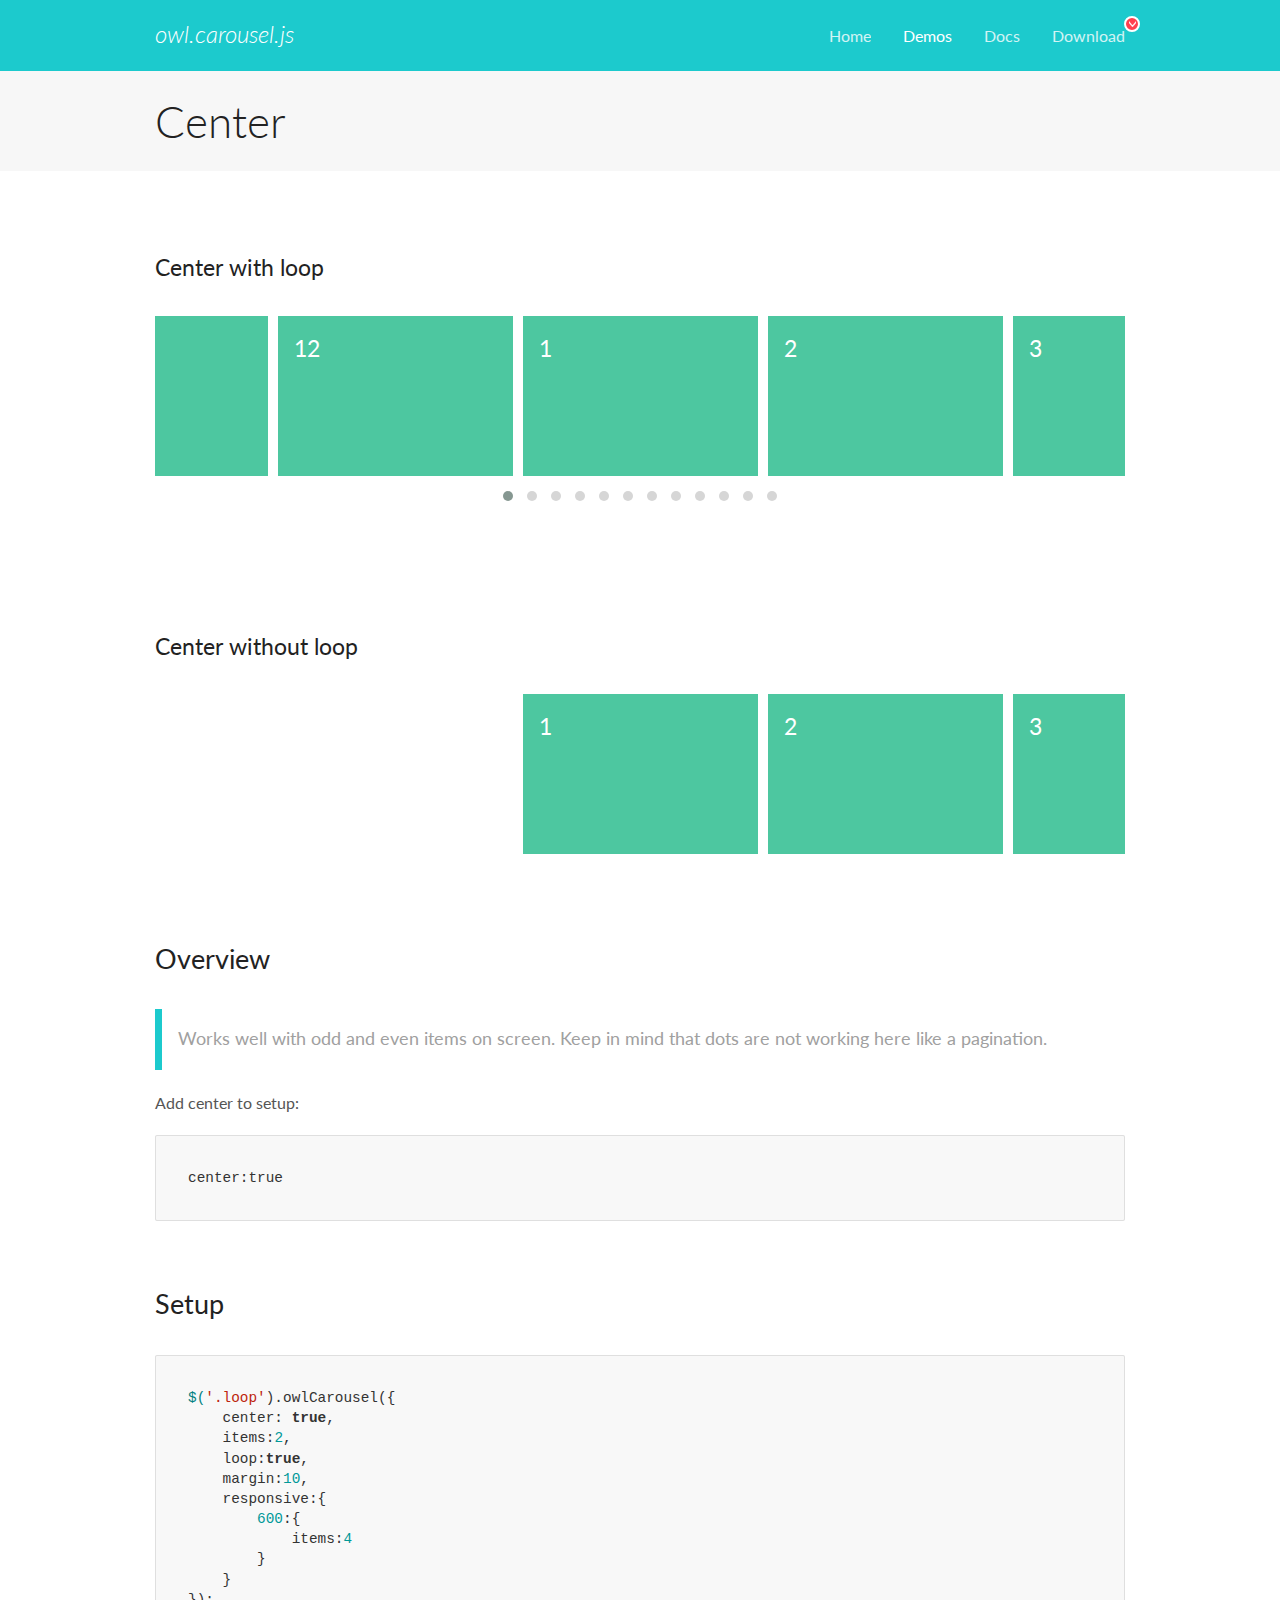
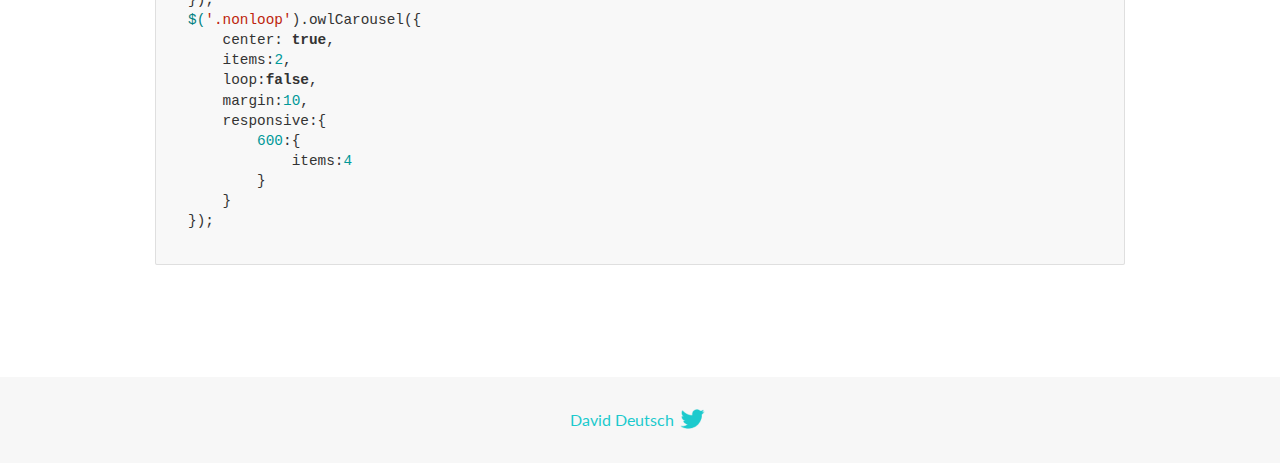
<file: owlcarousel/docs/demos/center.html>
<!DOCTYPE html>
<html lang="en">
  <head>

    <!-- head -->
    <meta charset="utf-8">
    <meta name="msapplication-tap-highlight" content="no" />
    <meta name="viewport" content="width=device-width, initial-scale=1.0" />
    <meta name="description" content="Center carousel">
    <meta name="author" content="David Deutsch">
    <title>
      Center Demo | Owl Carousel | 2.3.4
    </title>

    <!-- Stylesheets -->
    <link href='https://fonts.googleapis.com/css?family=Lato:300,400,700,400italic,300italic' rel='stylesheet' type='text/css'>
    <link rel="stylesheet" href="../assets/css/docs.theme.min.css">

    <!-- Owl Stylesheets -->
    <link rel="stylesheet" href="../assets/owlcarousel/assets/owl.carousel.min.css">
    <link rel="stylesheet" href="../assets/owlcarousel/assets/owl.theme.default.min.css">

    <!-- HTML5 shim and Respond.js IE8 support of HTML5 elements and media queries -->

    <!--[if lt IE 9]>
      <script src="https://oss.maxcdn.com/libs/html5shiv/3.7.0/html5shiv.js"></script>
      <script src="https://oss.maxcdn.com/libs/respond.js/1.3.0/respond.min.js"></script>
    <![endif]-->

    <!-- Favicons -->
    <link rel="apple-touch-icon-precomposed" sizes="144x144" href="../assets/ico/apple-touch-icon-144-precomposed.png">
    <link rel="shortcut icon" href="../assets/ico/favicon.png">
    <link rel="shortcut icon" href="favicon.ico">

    <!-- Yeah i know js should not be in header. Its required for demos.-->

    <!-- javascript -->
    <script src="../assets/vendors/jquery.min.js"></script>
    <script src="../assets/owlcarousel/owl.carousel.js"></script>
  </head>
  <body>

    <!-- header -->
    <header class="header">
      <div class="row">
        <div class="large-12 columns">
          <div class="brand left">
            <h3>
              <a href="/OwlCarousel2/">owl.carousel.js</a> 
            </h3>
          </div>
          <a id="toggle-nav" class="right">
            <span></span> <span></span> <span></span> 
          </a> 
          <div class="nav-bar">
            <ul class="clearfix">
              <li> <a href="/OwlCarousel2/index.html">Home</a>  </li>
              <li class="active">
                <a href="/OwlCarousel2/demos/demos.html">Demos</a> 
              </li>
              <li> <a href="/OwlCarousel2/docs/started-welcome.html">Docs</a>  </li>
              <li>
                <a href="https://github.com/OwlCarousel2/OwlCarousel2/archive/2.3.4.zip">Download</a> 
                <span class="download"></span> 
              </li>
            </ul>
          </div>
        </div>
      </div>
    </header>

    <!-- title -->
    <section class="title">
      <div class="row">
        <div class="large-12 columns">
          <h1>Center</h1>
        </div>
      </div>
    </section>

    <!--  Demos -->
    <section id="demos">
      <div class="row">
        <div class="large-12 columns">
          <h4 id="center-with-loop">Center with loop</h4>
          <div class="loop owl-carousel owl-theme">
            <div class="item">
              <h4>1</h4>
            </div>
            <div class="item">
              <h4>2</h4>
            </div>
            <div class="item">
              <h4>3</h4>
            </div>
            <div class="item">
              <h4>4</h4>
            </div>
            <div class="item">
              <h4>5</h4>
            </div>
            <div class="item">
              <h4>6</h4>
            </div>
            <div class="item">
              <h4>7</h4>
            </div>
            <div class="item">
              <h4>8</h4>
            </div>
            <div class="item">
              <h4>9</h4>
            </div>
            <div class="item">
              <h4>10</h4>
            </div>
            <div class="item">
              <h4>11</h4>
            </div>
            <div class="item">
              <h4>12</h4>
            </div>
          </div>
          <br>
          <h4 id="center-without-loop">Center without loop</h4>
          <div class="nonloop owl-carousel">
            <div class="item">
              <h4>1</h4>
            </div>
            <div class="item">
              <h4>2</h4>
            </div>
            <div class="item">
              <h4>3</h4>
            </div>
            <div class="item">
              <h4>4</h4>
            </div>
            <div class="item">
              <h4>5</h4>
            </div>
            <div class="item">
              <h4>6</h4>
            </div>
            <div class="item">
              <h4>7</h4>
            </div>
            <div class="item">
              <h4>8</h4>
            </div>
            <div class="item">
              <h4>9</h4>
            </div>
            <div class="item">
              <h4>10</h4>
            </div>
            <div class="item">
              <h4>11</h4>
            </div>
            <div class="item">
              <h4>12</h4>
            </div>
          </div>
          <h3 id="overview">Overview</h3>
          <blockquote>
            <p>Works well with odd and even items on screen. Keep in mind that dots are not working here like a pagination.</p>
          </blockquote>
          <p>Add center to setup:</p>
          <pre><code>center:true</code></pre>
          <h3 id="setup">Setup</h3>
          <pre><code>$(&#39;.loop&#39;).owlCarousel({
    center: true,
    items:2,
    loop:true,
    margin:10,
    responsive:{
        600:{
            items:4
        }
    }
});
$(&#39;.nonloop&#39;).owlCarousel({
    center: true,
    items:2,
    loop:false,
    margin:10,
    responsive:{
        600:{
            items:4
        }
    }
});</code></pre>
          <script>
            jQuery(document).ready(function($) {
              $('.loop').owlCarousel({
                center: true,
                items: 2,
                loop: true,
                margin: 10,
                responsive: {
                  600: {
                    items: 4
                  }
                }
              });
              $('.nonloop').owlCarousel({
                center: true,
                items: 2,
                loop: false,
                margin: 10,
                responsive: {
                  600: {
                    items: 4
                  }
                }
              });
            });
          </script>
        </div>
      </div>
    </section>

    <!-- footer -->
    <footer class="footer">
      <div class="row">
        <div class="large-12 columns">
          <h5>
            <a href="/OwlCarousel2/docs/support-contact.html">David Deutsch</a> 
            <a id="custom-tweet-button" href="https://twitter.com/share?url=https://github.com/OwlCarousel2/OwlCarousel2&text=Owl Carousel - This is so awesome! " target="_blank"></a> 
          </h5>
        </div>
      </div>
    </footer>

    <!-- vendors -->
    <script src="../assets/vendors/highlight.js"></script>
    <script src="../assets/js/app.js"></script>
  </body>
</html>
</file>
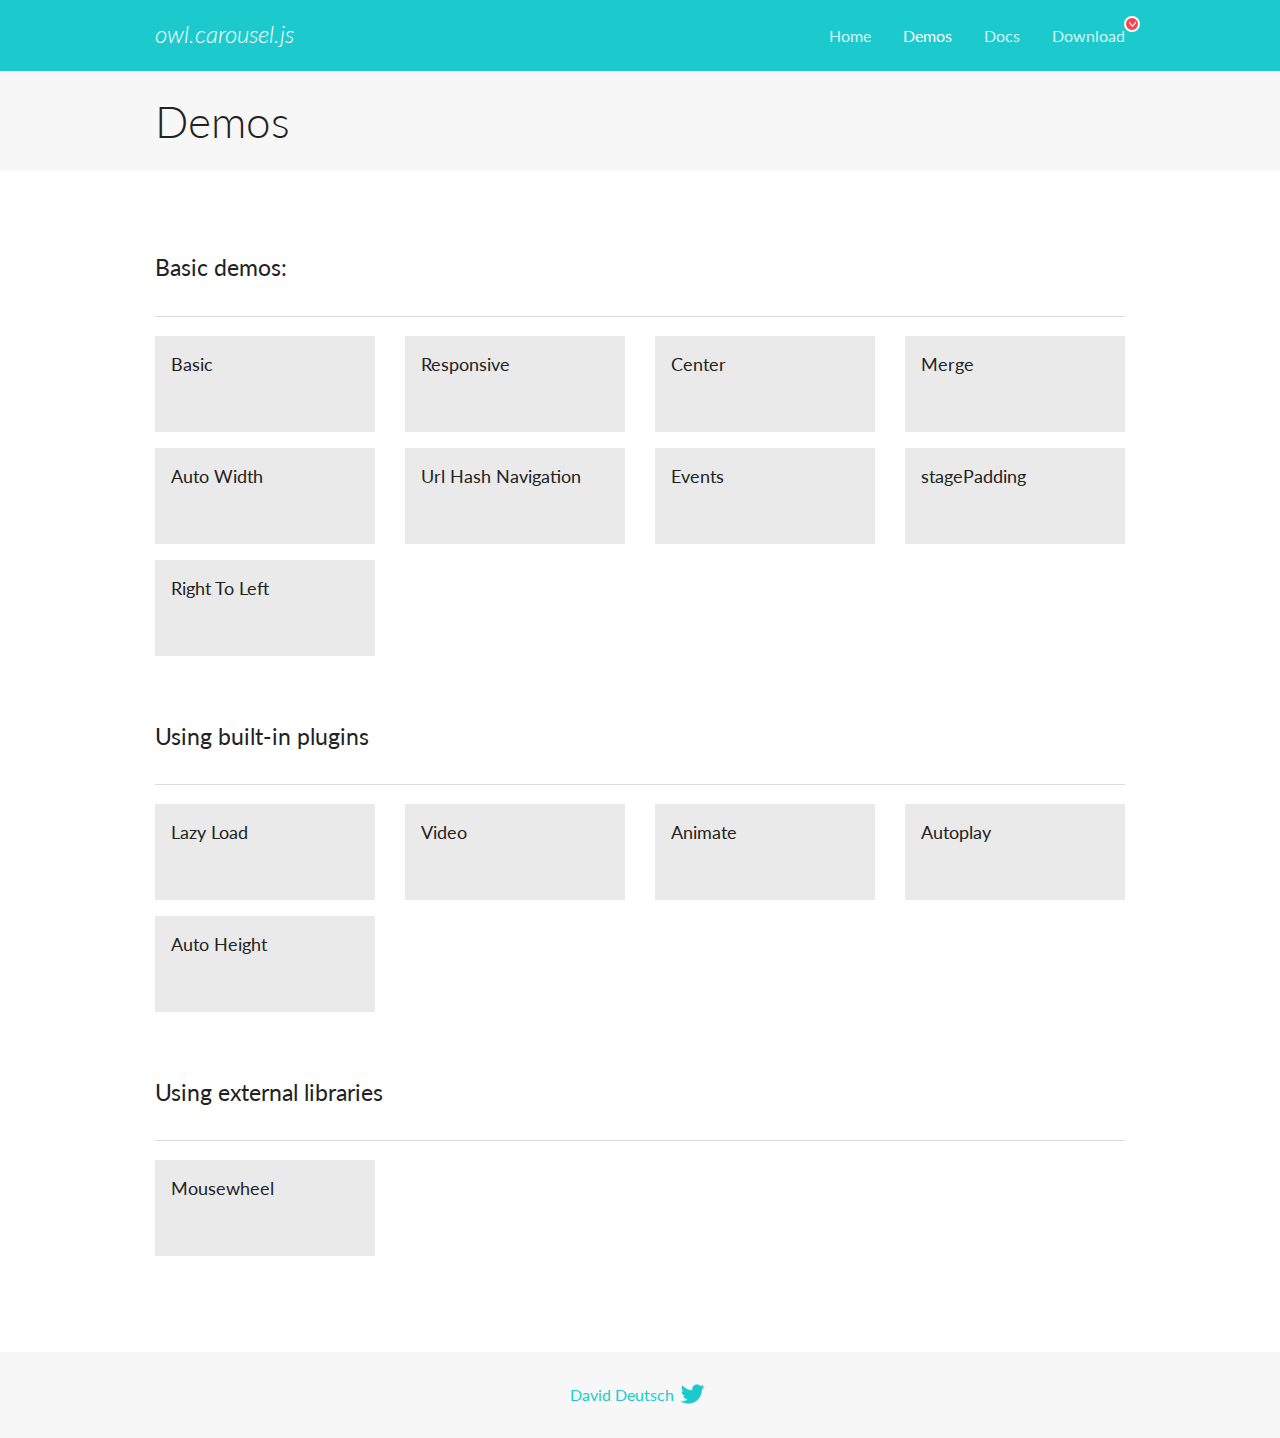
<file: owlcarousel/docs/demos/demos.html>
<!DOCTYPE html>
<html lang="en">
  <head>

    <!-- head -->
    <meta charset="utf-8">
    <meta name="msapplication-tap-highlight" content="no" />
    <meta name="viewport" content="width=device-width, initial-scale=1.0" />
    <meta name="description" content="A list of Owl Carousel examples.">
    <meta name="author" content="David Deutsch">
    <title>
      Demos | Owl Carousel | 2.3.4
    </title>

    <!-- Stylesheets -->
    <link href='https://fonts.googleapis.com/css?family=Lato:300,400,700,400italic,300italic' rel='stylesheet' type='text/css'>
    <link rel="stylesheet" href="../assets/css/docs.theme.min.css">

    <!-- Owl Stylesheets -->
    <link rel="stylesheet" href="../assets/owlcarousel/assets/owl.carousel.min.css">
    <link rel="stylesheet" href="../assets/owlcarousel/assets/owl.theme.default.min.css">

    <!-- HTML5 shim and Respond.js IE8 support of HTML5 elements and media queries -->

    <!--[if lt IE 9]>
      <script src="https://oss.maxcdn.com/libs/html5shiv/3.7.0/html5shiv.js"></script>
      <script src="https://oss.maxcdn.com/libs/respond.js/1.3.0/respond.min.js"></script>
    <![endif]-->

    <!-- Favicons -->
    <link rel="apple-touch-icon-precomposed" sizes="144x144" href="../assets/ico/apple-touch-icon-144-precomposed.png">
    <link rel="shortcut icon" href="../assets/ico/favicon.png">
    <link rel="shortcut icon" href="favicon.ico">

    <!-- Yeah i know js should not be in header. Its required for demos.-->

    <!-- javascript -->
    <script src="../assets/vendors/jquery.min.js"></script>
    <script src="../assets/owlcarousel/owl.carousel.js"></script>
  </head>
  <body>

    <!-- header -->
    <header class="header">
      <div class="row">
        <div class="large-12 columns">
          <div class="brand left">
            <h3>
              <a href="/OwlCarousel2/">owl.carousel.js</a> 
            </h3>
          </div>
          <a id="toggle-nav" class="right">
            <span></span> <span></span> <span></span> 
          </a> 
          <div class="nav-bar">
            <ul class="clearfix">
              <li> <a href="/OwlCarousel2/index.html">Home</a>  </li>
              <li class="active">
                <a href="/OwlCarousel2/demos/demos.html">Demos</a> 
              </li>
              <li> <a href="/OwlCarousel2/docs/started-welcome.html">Docs</a>  </li>
              <li>
                <a href="https://github.com/OwlCarousel2/OwlCarousel2/archive/2.3.4.zip">Download</a> 
                <span class="download"></span> 
              </li>
            </ul>
          </div>
        </div>
      </div>
    </header>

    <!-- title -->
    <section class="title">
      <div class="row">
        <div class="large-12 columns">
          <h1>Demos</h1>
        </div>
      </div>
    </section>

    <!--  Demos -->
    <section id="demos">
      <div class="row">
        <div class="large-12 columns">
          <h4 id="basic-demos-">Basic demos:</h4>
          <hr>
          <div class="demo-list">
            <div class="row">
              <div class="small-6 medium-4 large-3 columns">
                <a href="basic.html" class="demo-block">
                  <h5>Basic </h5>
                </a> 
              </div>
              <div class="small-6 medium-4 large-3 columns">
                <a href="responsive.html" class="demo-block">
                  <h5>Responsive </h5>
                </a> 
              </div>
              <div class="small-6 medium-4 large-3 columns">
                <a href="center.html" class="demo-block">
                  <h5>Center </h5>
                </a> 
              </div>
              <div class="small-6 medium-4 large-3 columns">
                <a href="merge.html" class="demo-block">
                  <h5>Merge </h5>
                </a> 
              </div>
              <div class="small-6 medium-4 large-3 columns">
                <a href="autowidth.html" class="demo-block">
                  <h5>Auto Width </h5>
                </a> 
              </div>
              <div class="small-6 medium-4 large-3 columns">
                <a href="urlhashnav.html" class="demo-block">
                  <h5>Url Hash Navigation </h5>
                </a> 
              </div>
              <div class="small-6 medium-4 large-3 columns">
                <a href="events.html" class="demo-block">
                  <h5>Events </h5>
                </a> 
              </div>
              <div class="small-6 medium-4 large-3 columns">
                <a href="stagepadding.html" class="demo-block">
                  <h5>stagePadding </h5>
                </a> 
              </div>
              <div class="small-6 medium-4 large-3 columns">
                <a href="rtl.html" class="demo-block">
                  <h5>Right To Left </h5>
                </a> 
              </div>
            </div>
          </div>
          <h4 id="using-built-in-plugins">Using built-in plugins</h4>
          <hr>
          <div class="demo-list">
            <div class="row">
              <div class="small-6 medium-4 large-3 columns">
                <a href="lazyLoad.html" class="demo-block">
                  <h5>Lazy Load </h5>
                </a> 
              </div>
              <div class="small-6 medium-4 large-3 columns">
                <a href="video.html" class="demo-block">
                  <h5>Video </h5>
                </a> 
              </div>
              <div class="small-6 medium-4 large-3 columns">
                <a href="animate.html" class="demo-block">
                  <h5>Animate </h5>
                </a> 
              </div>
              <div class="small-6 medium-4 large-3 columns">
                <a href="autoplay.html" class="demo-block">
                  <h5>Autoplay </h5>
                </a> 
              </div>
              <div class="small-6 medium-4 large-3 columns">
                <a href="autoheight.html" class="demo-block">
                  <h5>Auto Height </h5>
                </a> 
              </div>
            </div>
          </div>
          <h4 id="using-external-libraries">Using external libraries</h4>
          <hr>
          <div class="demo-list">
            <div class="row">
              <div class="small-6 medium-4 large-3 columns">
                <a href="mousewheel.html" class="demo-block">
                  <h5>Mousewheel </h5>
                </a> 
              </div>
            </div>
          </div>
        </div>
      </div>
    </section>

    <!-- footer -->
    <footer class="footer">
      <div class="row">
        <div class="large-12 columns">
          <h5>
            <a href="/OwlCarousel2/docs/support-contact.html">David Deutsch</a> 
            <a id="custom-tweet-button" href="https://twitter.com/share?url=https://github.com/OwlCarousel2/OwlCarousel2&text=Owl Carousel - This is so awesome! " target="_blank"></a> 
          </h5>
        </div>
      </div>
    </footer>

    <!-- vendors -->
    <script src="../assets/vendors/highlight.js"></script>
    <script src="../assets/js/app.js"></script>
  </body>
</html>
</file>
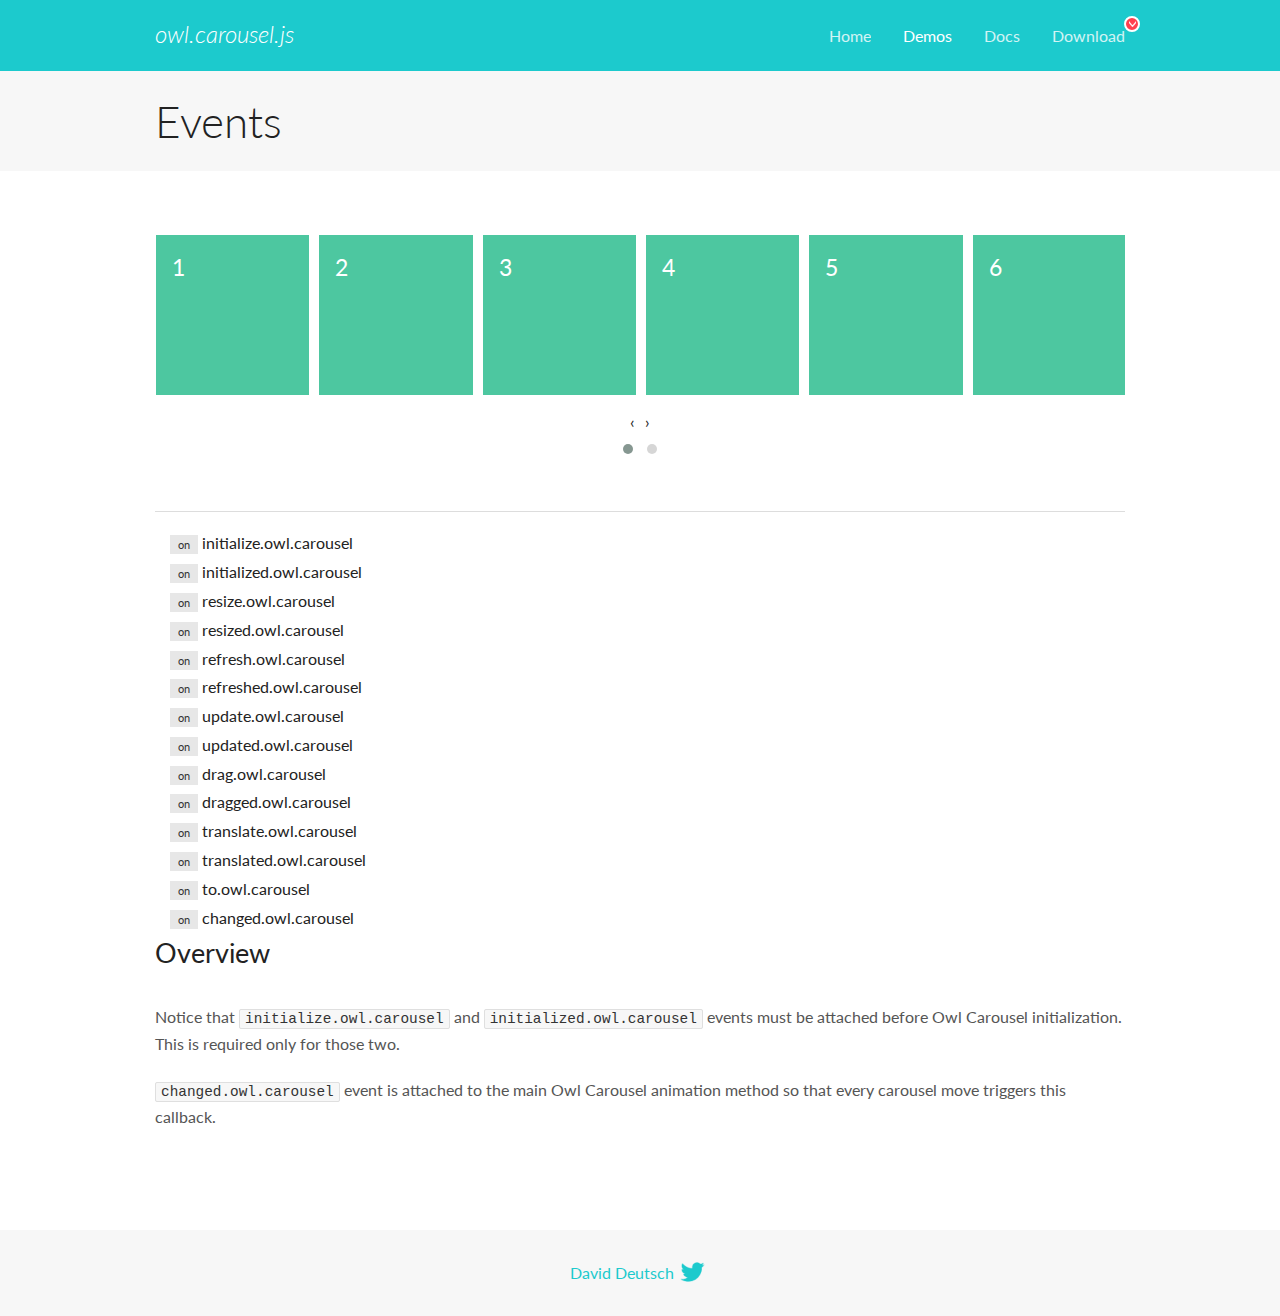
<file: owlcarousel/docs/demos/events.html>
<!DOCTYPE html>
<html lang="en">
  <head>

    <!-- head -->
    <meta charset="utf-8">
    <meta name="msapplication-tap-highlight" content="no" />
    <meta name="viewport" content="width=device-width, initial-scale=1.0" />
    <meta name="description" content="Events usage demo">
    <meta name="author" content="David Deutsch">
    <title>
      Events Demo | Owl Carousel | 2.3.4
    </title>

    <!-- Stylesheets -->
    <link href='https://fonts.googleapis.com/css?family=Lato:300,400,700,400italic,300italic' rel='stylesheet' type='text/css'>
    <link rel="stylesheet" href="../assets/css/docs.theme.min.css">

    <!-- Owl Stylesheets -->
    <link rel="stylesheet" href="../assets/owlcarousel/assets/owl.carousel.min.css">
    <link rel="stylesheet" href="../assets/owlcarousel/assets/owl.theme.default.min.css">

    <!-- HTML5 shim and Respond.js IE8 support of HTML5 elements and media queries -->

    <!--[if lt IE 9]>
      <script src="https://oss.maxcdn.com/libs/html5shiv/3.7.0/html5shiv.js"></script>
      <script src="https://oss.maxcdn.com/libs/respond.js/1.3.0/respond.min.js"></script>
    <![endif]-->

    <!-- Favicons -->
    <link rel="apple-touch-icon-precomposed" sizes="144x144" href="../assets/ico/apple-touch-icon-144-precomposed.png">
    <link rel="shortcut icon" href="../assets/ico/favicon.png">
    <link rel="shortcut icon" href="favicon.ico">

    <!-- Yeah i know js should not be in header. Its required for demos.-->

    <!-- javascript -->
    <script src="../assets/vendors/jquery.min.js"></script>
    <script src="../assets/owlcarousel/owl.carousel.js"></script>
  </head>
  <body>

    <!-- header -->
    <header class="header">
      <div class="row">
        <div class="large-12 columns">
          <div class="brand left">
            <h3>
              <a href="/OwlCarousel2/">owl.carousel.js</a> 
            </h3>
          </div>
          <a id="toggle-nav" class="right">
            <span></span> <span></span> <span></span> 
          </a> 
          <div class="nav-bar">
            <ul class="clearfix">
              <li> <a href="/OwlCarousel2/index.html">Home</a>  </li>
              <li class="active">
                <a href="/OwlCarousel2/demos/demos.html">Demos</a> 
              </li>
              <li> <a href="/OwlCarousel2/docs/started-welcome.html">Docs</a>  </li>
              <li>
                <a href="https://github.com/OwlCarousel2/OwlCarousel2/archive/2.3.4.zip">Download</a> 
                <span class="download"></span> 
              </li>
            </ul>
          </div>
        </div>
      </div>
    </header>

    <!-- title -->
    <section class="title">
      <div class="row">
        <div class="large-12 columns">
          <h1>Events</h1>
        </div>
      </div>
    </section>

    <!--  Demos -->
    <section id="demos">
      <div class="row">
        <div class="large-12 columns">
          <div class="owl-carousel owl-theme">
            <div class="item">
              <h4>1</h4>
            </div>
            <div class="item">
              <h4>2</h4>
            </div>
            <div class="item">
              <h4>3</h4>
            </div>
            <div class="item">
              <h4>4</h4>
            </div>
            <div class="item">
              <h4>5</h4>
            </div>
            <div class="item">
              <h4>6</h4>
            </div>
            <div class="item">
              <h4>7</h4>
            </div>
            <div class="item">
              <h4>8</h4>
            </div>
            <div class="item">
              <h4>9</h4>
            </div>
            <div class="item">
              <h4>10</h4>
            </div>
            <div class="item">
              <h4>11</h4>
            </div>
            <div class="item">
              <h4>12</h4>
            </div>
          </div>
          <hr>
          <div class="large-12 columns callbacks">
            <div><span class="label secondary initialize">on</span>  initialize.owl.carousel </div>
            <div><span class="label secondary initialized">on</span>  initialized.owl.carousel </div>
            <div><span class="label secondary resize">on</span>  resize.owl.carousel </div>
            <div><span class="label secondary resized">on</span>  resized.owl.carousel </div>
            <div><span class="label secondary refresh">on</span>  refresh.owl.carousel </div>
            <div><span class="label secondary refreshed">on</span>  refreshed.owl.carousel </div>
            <div><span class="label secondary update">on</span>  update.owl.carousel </div>
            <div><span class="label secondary updated">on</span>  updated.owl.carousel </div>
            <div><span class="label secondary drag">on</span>  drag.owl.carousel </div>
            <div><span class="label secondary dragged">on</span>  dragged.owl.carousel </div>
            <div><span class="label secondary translate">on</span>  translate.owl.carousel </div>
            <div><span class="label secondary translated">on</span>  translated.owl.carousel </div>
            <div><span class="label secondary to">on</span>  to.owl.carousel </div>
            <div><span class="label secondary changed">on</span>  changed.owl.carousel </div>
          </div>
          <h3 id="overview">Overview</h3>
          <p>Notice that <code>initialize.owl.carousel</code> and <code>initialized.owl.carousel</code> events must be attached before Owl Carousel initialization. This is required only for those two.</p>
          <p><code>changed.owl.carousel</code> event is attached to the main Owl Carousel animation method so that every carousel move triggers this callback.</p>
          <script>
            jQuery(document).ready(function($) {
              var owl = $('.owl-carousel');
              owl.on('initialize.owl.carousel initialized.owl.carousel ' +
                'initialize.owl.carousel initialize.owl.carousel ' +
                'resize.owl.carousel resized.owl.carousel ' +
                'refresh.owl.carousel refreshed.owl.carousel ' +
                'update.owl.carousel updated.owl.carousel ' +
                'drag.owl.carousel dragged.owl.carousel ' +
                'translate.owl.carousel translated.owl.carousel ' +
                'to.owl.carousel changed.owl.carousel',
                function(e) {
                  $('.' + e.type)
                    .removeClass('secondary')
                    .addClass('success');
                  window.setTimeout(function() {
                    $('.' + e.type)
                      .removeClass('success')
                      .addClass('secondary');
                  }, 500);
                });
              owl.owlCarousel({
                loop: true,
                nav: true,
                lazyLoad: true,
                margin: 10,
                video: true,
                responsive: {
                  0: {
                    items: 1
                  },
                  600: {
                    items: 3
                  },
                  960: {
                    items: 5,
                  },
                  1200: {
                    items: 6
                  }
                }
              });
            });
          </script>
        </div>
      </div>
    </section>

    <!-- footer -->
    <footer class="footer">
      <div class="row">
        <div class="large-12 columns">
          <h5>
            <a href="/OwlCarousel2/docs/support-contact.html">David Deutsch</a> 
            <a id="custom-tweet-button" href="https://twitter.com/share?url=https://github.com/OwlCarousel2/OwlCarousel2&text=Owl Carousel - This is so awesome! " target="_blank"></a> 
          </h5>
        </div>
      </div>
    </footer>

    <!-- vendors -->
    <script src="../assets/vendors/highlight.js"></script>
    <script src="../assets/js/app.js"></script>
  </body>
</html>
</file>
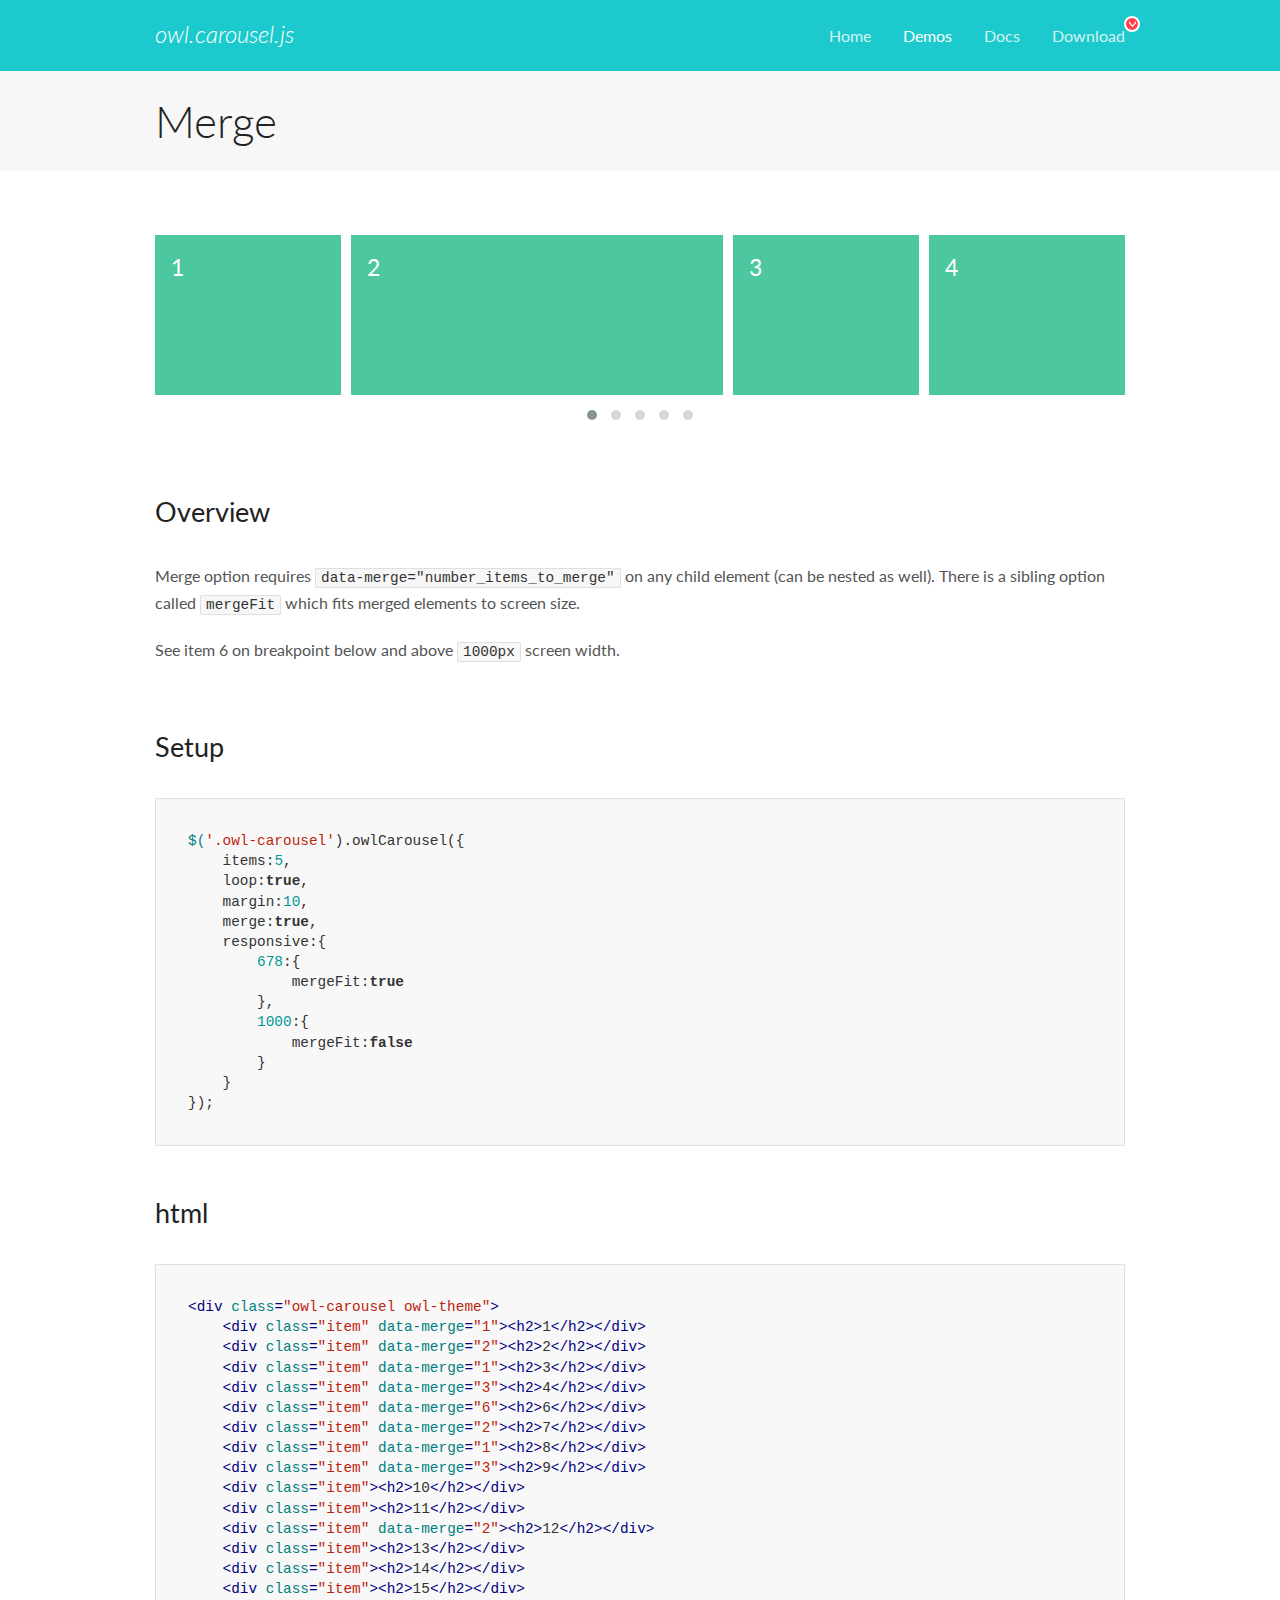
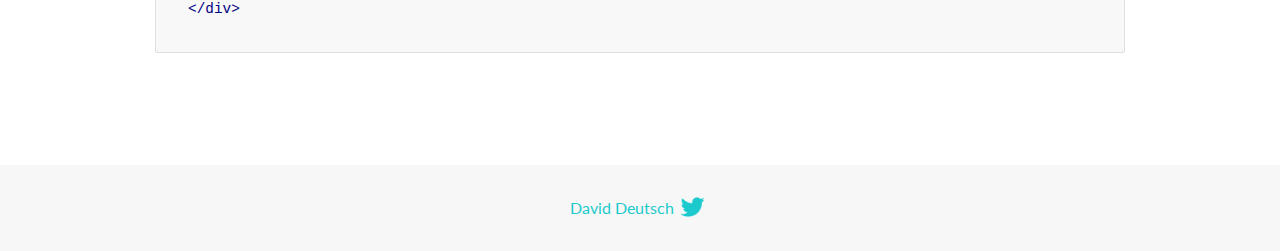
<file: owlcarousel/docs/demos/merge.html>
<!DOCTYPE html>
<html lang="en">
  <head>

    <!-- head -->
    <meta charset="utf-8">
    <meta name="msapplication-tap-highlight" content="no" />
    <meta name="viewport" content="width=device-width, initial-scale=1.0" />
    <meta name="description" content="Merge Items">
    <meta name="author" content="David Deutsch">
    <title>
      Merge Demo | Owl Carousel | 2.3.4
    </title>

    <!-- Stylesheets -->
    <link href='https://fonts.googleapis.com/css?family=Lato:300,400,700,400italic,300italic' rel='stylesheet' type='text/css'>
    <link rel="stylesheet" href="../assets/css/docs.theme.min.css">

    <!-- Owl Stylesheets -->
    <link rel="stylesheet" href="../assets/owlcarousel/assets/owl.carousel.min.css">
    <link rel="stylesheet" href="../assets/owlcarousel/assets/owl.theme.default.min.css">

    <!-- HTML5 shim and Respond.js IE8 support of HTML5 elements and media queries -->

    <!--[if lt IE 9]>
      <script src="https://oss.maxcdn.com/libs/html5shiv/3.7.0/html5shiv.js"></script>
      <script src="https://oss.maxcdn.com/libs/respond.js/1.3.0/respond.min.js"></script>
    <![endif]-->

    <!-- Favicons -->
    <link rel="apple-touch-icon-precomposed" sizes="144x144" href="../assets/ico/apple-touch-icon-144-precomposed.png">
    <link rel="shortcut icon" href="../assets/ico/favicon.png">
    <link rel="shortcut icon" href="favicon.ico">

    <!-- Yeah i know js should not be in header. Its required for demos.-->

    <!-- javascript -->
    <script src="../assets/vendors/jquery.min.js"></script>
    <script src="../assets/owlcarousel/owl.carousel.js"></script>
  </head>
  <body>

    <!-- header -->
    <header class="header">
      <div class="row">
        <div class="large-12 columns">
          <div class="brand left">
            <h3>
              <a href="/OwlCarousel2/">owl.carousel.js</a> 
            </h3>
          </div>
          <a id="toggle-nav" class="right">
            <span></span> <span></span> <span></span> 
          </a> 
          <div class="nav-bar">
            <ul class="clearfix">
              <li> <a href="/OwlCarousel2/index.html">Home</a>  </li>
              <li class="active">
                <a href="/OwlCarousel2/demos/demos.html">Demos</a> 
              </li>
              <li> <a href="/OwlCarousel2/docs/started-welcome.html">Docs</a>  </li>
              <li>
                <a href="https://github.com/OwlCarousel2/OwlCarousel2/archive/2.3.4.zip">Download</a> 
                <span class="download"></span> 
              </li>
            </ul>
          </div>
        </div>
      </div>
    </header>

    <!-- title -->
    <section class="title">
      <div class="row">
        <div class="large-12 columns">
          <h1>Merge</h1>
        </div>
      </div>
    </section>

    <!--  Demos -->
    <section id="demos">
      <div class="row">
        <div class="large-12 columns">
          <div class="owl-carousel owl-theme">
            <div class="item" data-merge="1">
              <h4>1</h4>
            </div>
            <div class="item" data-merge="2">
              <h4>2</h4>
            </div>
            <div class="item" data-merge="1">
              <h4>3</h4>
            </div>
            <div class="item" data-merge="3">
              <h4>4</h4>
            </div>
            <div class="item" data-merge="6">
              <h4>6</h4>
            </div>
            <div class="item" data-merge="2">
              <h4>7</h4>
            </div>
            <div class="item" data-merge="1">
              <h4>8</h4>
            </div>
            <div class="item" data-merge="3">
              <h4>9</h4>
            </div>
            <div class="item">
              <h4>10</h4>
            </div>
            <div class="item">
              <h4>11</h4>
            </div>
            <div class="item" data-merge="2">
              <h4>12</h4>
            </div>
            <div class="item">
              <h4>13</h4>
            </div>
            <div class="item">
              <h4>14</h4>
            </div>
            <div class="item">
              <h4>15</h4>
            </div>
          </div>
          <h3 id="overview">Overview</h3>
          <p>Merge option requires <code>data-merge=&quot;number_items_to_merge&quot;</code> on any child element (can be nested as well). There is a sibling option called <code>mergeFit</code> which fits merged elements to screen size. </p>
          <p>See item 6 on breakpoint below and above <code>1000px</code> screen width.</p>
          <h3 id="setup">Setup</h3>
          <pre><code>$(&#39;.owl-carousel&#39;).owlCarousel({
    items:5,
    loop:true,
    margin:10,
    merge:true,
    responsive:{
        678:{
            mergeFit:true
        },
        1000:{
            mergeFit:false
        }
    }
});</code></pre>
          <h3 id="html">html</h3>
          <pre><code>&lt;div class=&quot;owl-carousel owl-theme&quot;&gt;
    &lt;div class=&quot;item&quot; data-merge=&quot;1&quot;&gt;&lt;h2&gt;1&lt;/h2&gt;&lt;/div&gt;
    &lt;div class=&quot;item&quot; data-merge=&quot;2&quot;&gt;&lt;h2&gt;2&lt;/h2&gt;&lt;/div&gt;
    &lt;div class=&quot;item&quot; data-merge=&quot;1&quot;&gt;&lt;h2&gt;3&lt;/h2&gt;&lt;/div&gt;
    &lt;div class=&quot;item&quot; data-merge=&quot;3&quot;&gt;&lt;h2&gt;4&lt;/h2&gt;&lt;/div&gt;
    &lt;div class=&quot;item&quot; data-merge=&quot;6&quot;&gt;&lt;h2&gt;6&lt;/h2&gt;&lt;/div&gt;
    &lt;div class=&quot;item&quot; data-merge=&quot;2&quot;&gt;&lt;h2&gt;7&lt;/h2&gt;&lt;/div&gt;
    &lt;div class=&quot;item&quot; data-merge=&quot;1&quot;&gt;&lt;h2&gt;8&lt;/h2&gt;&lt;/div&gt;
    &lt;div class=&quot;item&quot; data-merge=&quot;3&quot;&gt;&lt;h2&gt;9&lt;/h2&gt;&lt;/div&gt;
    &lt;div class=&quot;item&quot;&gt;&lt;h2&gt;10&lt;/h2&gt;&lt;/div&gt;
    &lt;div class=&quot;item&quot;&gt;&lt;h2&gt;11&lt;/h2&gt;&lt;/div&gt;
    &lt;div class=&quot;item&quot; data-merge=&quot;2&quot;&gt;&lt;h2&gt;12&lt;/h2&gt;&lt;/div&gt;
    &lt;div class=&quot;item&quot;&gt;&lt;h2&gt;13&lt;/h2&gt;&lt;/div&gt;
    &lt;div class=&quot;item&quot;&gt;&lt;h2&gt;14&lt;/h2&gt;&lt;/div&gt;
    &lt;div class=&quot;item&quot;&gt;&lt;h2&gt;15&lt;/h2&gt;&lt;/div&gt;
&lt;/div&gt;</code></pre>
          <script>
            $(document).ready(function() {
              $('.owl-carousel').owlCarousel({
                items: 5,
                loop: true,
                margin: 10,
                merge: true,
                responsive: {
                  678: {
                    mergeFit: true
                  },
                  1000: {
                    mergeFit: false
                  }
                }
              });
            })
          </script>
        </div>
      </div>
    </section>

    <!-- footer -->
    <footer class="footer">
      <div class="row">
        <div class="large-12 columns">
          <h5>
            <a href="/OwlCarousel2/docs/support-contact.html">David Deutsch</a> 
            <a id="custom-tweet-button" href="https://twitter.com/share?url=https://github.com/OwlCarousel2/OwlCarousel2&text=Owl Carousel - This is so awesome! " target="_blank"></a> 
          </h5>
        </div>
      </div>
    </footer>

    <!-- vendors -->
    <script src="../assets/vendors/highlight.js"></script>
    <script src="../assets/js/app.js"></script>
  </body>
</html>
</file>
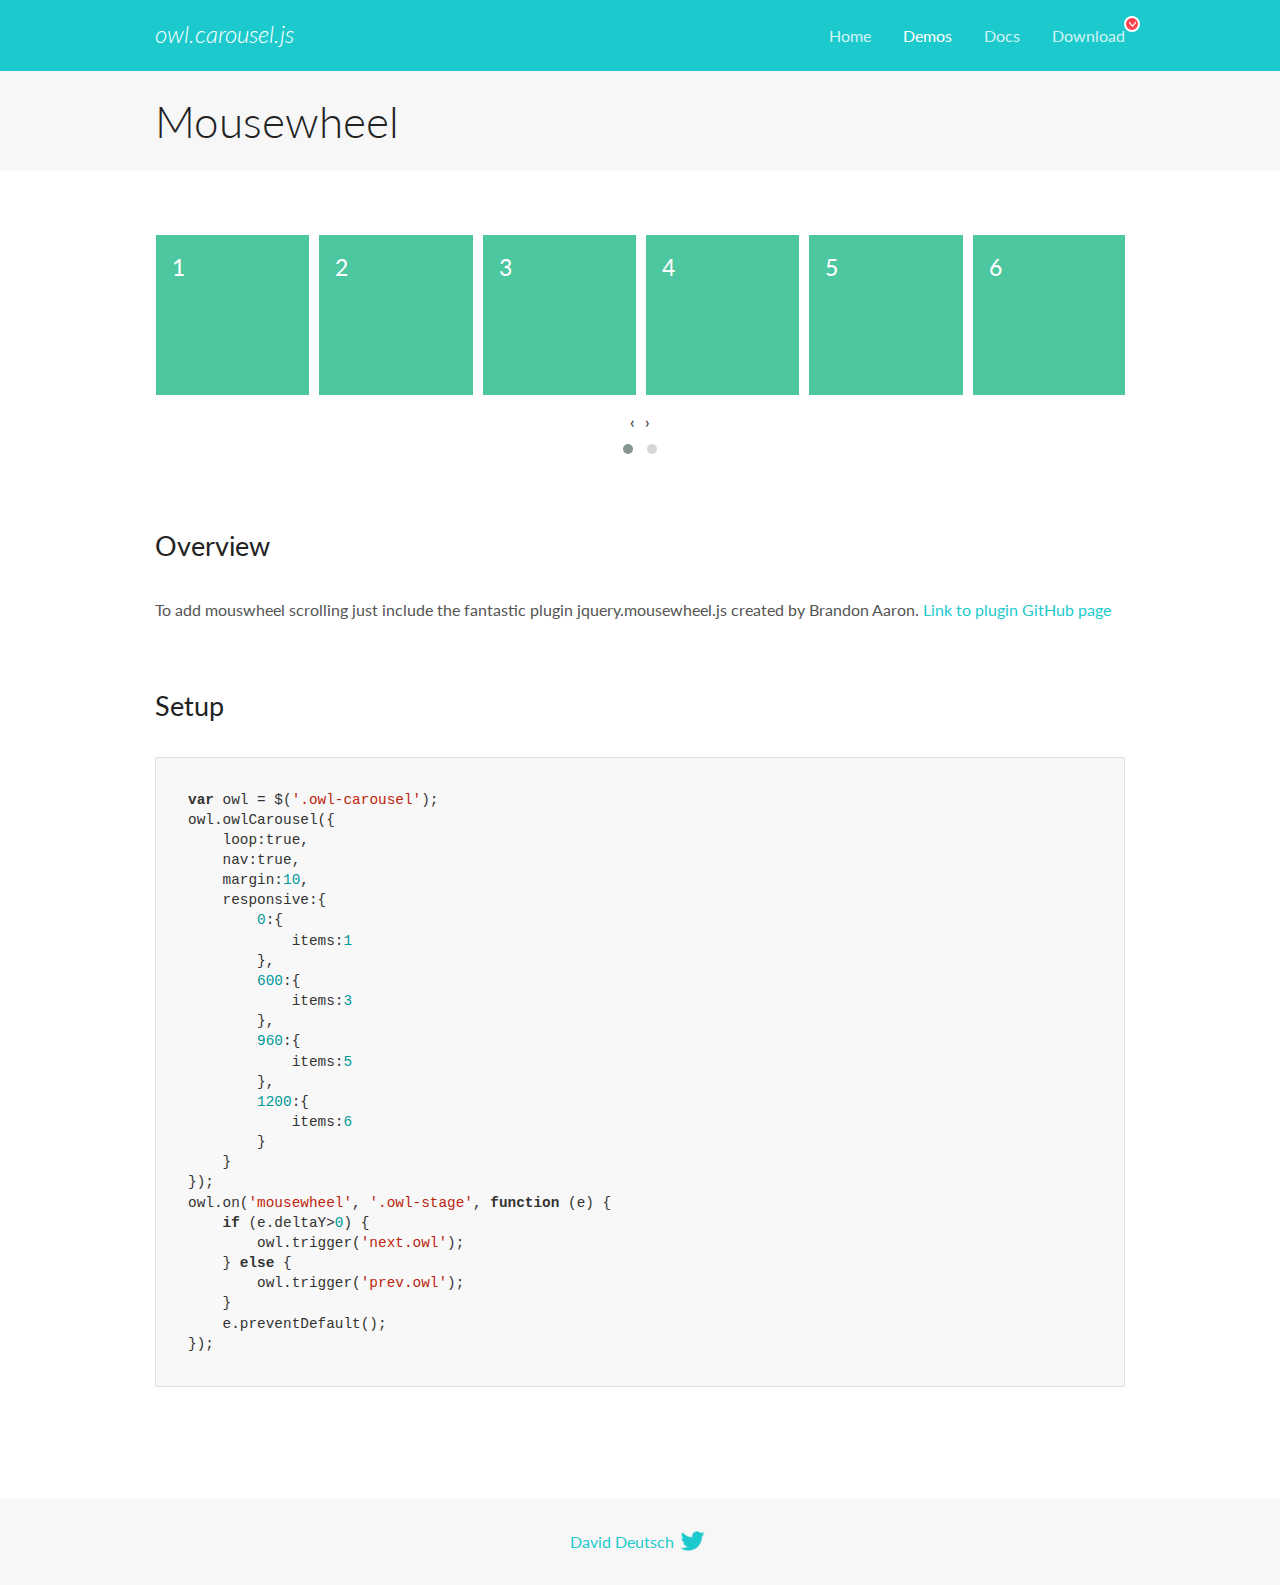
<file: owlcarousel/docs/demos/mousewheel.html>
<!DOCTYPE html>
<html lang="en">
  <head>

    <!-- head -->
    <meta charset="utf-8">
    <meta name="msapplication-tap-highlight" content="no" />
    <meta name="viewport" content="width=device-width, initial-scale=1.0" />
    <meta name="description" content="Mousewheel usage demo">
    <meta name="author" content="David Deutsch">
    <title>
      Mousewheel Demo | Owl Carousel | 2.3.4
    </title>

    <!-- Stylesheets -->
    <link href='https://fonts.googleapis.com/css?family=Lato:300,400,700,400italic,300italic' rel='stylesheet' type='text/css'>
    <link rel="stylesheet" href="../assets/css/docs.theme.min.css">

    <!-- Owl Stylesheets -->
    <link rel="stylesheet" href="../assets/owlcarousel/assets/owl.carousel.min.css">
    <link rel="stylesheet" href="../assets/owlcarousel/assets/owl.theme.default.min.css">

    <!-- HTML5 shim and Respond.js IE8 support of HTML5 elements and media queries -->

    <!--[if lt IE 9]>
      <script src="https://oss.maxcdn.com/libs/html5shiv/3.7.0/html5shiv.js"></script>
      <script src="https://oss.maxcdn.com/libs/respond.js/1.3.0/respond.min.js"></script>
    <![endif]-->

    <!-- Favicons -->
    <link rel="apple-touch-icon-precomposed" sizes="144x144" href="../assets/ico/apple-touch-icon-144-precomposed.png">
    <link rel="shortcut icon" href="../assets/ico/favicon.png">
    <link rel="shortcut icon" href="favicon.ico">

    <!-- Yeah i know js should not be in header. Its required for demos.-->

    <!-- javascript -->
    <script src="../assets/vendors/jquery.min.js"></script>
    <script src="../assets/owlcarousel/owl.carousel.js"></script>
  </head>
  <body>

    <!-- header -->
    <header class="header">
      <div class="row">
        <div class="large-12 columns">
          <div class="brand left">
            <h3>
              <a href="/OwlCarousel2/">owl.carousel.js</a> 
            </h3>
          </div>
          <a id="toggle-nav" class="right">
            <span></span> <span></span> <span></span> 
          </a> 
          <div class="nav-bar">
            <ul class="clearfix">
              <li> <a href="/OwlCarousel2/index.html">Home</a>  </li>
              <li class="active">
                <a href="/OwlCarousel2/demos/demos.html">Demos</a> 
              </li>
              <li> <a href="/OwlCarousel2/docs/started-welcome.html">Docs</a>  </li>
              <li>
                <a href="https://github.com/OwlCarousel2/OwlCarousel2/archive/2.3.4.zip">Download</a> 
                <span class="download"></span> 
              </li>
            </ul>
          </div>
        </div>
      </div>
    </header>

    <!-- title -->
    <section class="title">
      <div class="row">
        <div class="large-12 columns">
          <h1>Mousewheel</h1>
        </div>
      </div>
    </section>

    <!--  Demos -->
    <section id="demos">
      <div class="row">
        <div class="large-12 columns">
          <div class="owl-carousel owl-theme">
            <div class="item">
              <h4>1</h4>
            </div>
            <div class="item">
              <h4>2</h4>
            </div>
            <div class="item">
              <h4>3</h4>
            </div>
            <div class="item">
              <h4>4</h4>
            </div>
            <div class="item">
              <h4>5</h4>
            </div>
            <div class="item">
              <h4>6</h4>
            </div>
            <div class="item">
              <h4>7</h4>
            </div>
            <div class="item">
              <h4>8</h4>
            </div>
            <div class="item">
              <h4>9</h4>
            </div>
            <div class="item">
              <h4>10</h4>
            </div>
            <div class="item">
              <h4>11</h4>
            </div>
            <div class="item">
              <h4>12</h4>
            </div>
          </div>
          <h3 id="overview">Overview</h3>
          <p>To add mouswheel scrolling just include the fantastic plugin jquery.mousewheel.js created by Brandon Aaron.
            <a href="https://github.com/brandonaaron/jquery-mousewheel">Link to plugin GitHub page</a> 
          </p>
          <h3 id="setup">Setup</h3>
          <pre><code>var owl = $(&#39;.owl-carousel&#39;);
owl.owlCarousel({
    loop:true,
    nav:true,
    margin:10,
    responsive:{
        0:{
            items:1
        },
        600:{
            items:3
        },            
        960:{
            items:5
        },
        1200:{
            items:6
        }
    }
});
owl.on(&#39;mousewheel&#39;, &#39;.owl-stage&#39;, function (e) {
    if (e.deltaY&gt;0) {
        owl.trigger(&#39;next.owl&#39;);
    } else {
        owl.trigger(&#39;prev.owl&#39;);
    }
    e.preventDefault();
});</code></pre>
          <script src="../assets/vendors/jquery.mousewheel.min.js"></script>
          <script>
            $(document).ready(function() {
              var owl = $('.owl-carousel');
              owl.owlCarousel({
                loop: true,
                nav: true,
                margin: 10,
                responsive: {
                  0: {
                    items: 1
                  },
                  600: {
                    items: 3
                  },
                  960: {
                    items: 5
                  },
                  1200: {
                    items: 6
                  }
                }
              });
              owl.on('mousewheel', '.owl-stage', function(e) {
                if (e.deltaY > 0) {
                  owl.trigger('next.owl');
                } else {
                  owl.trigger('prev.owl');
                }
                e.preventDefault();
              });
            })
          </script>
        </div>
      </div>
    </section>

    <!-- footer -->
    <footer class="footer">
      <div class="row">
        <div class="large-12 columns">
          <h5>
            <a href="/OwlCarousel2/docs/support-contact.html">David Deutsch</a> 
            <a id="custom-tweet-button" href="https://twitter.com/share?url=https://github.com/OwlCarousel2/OwlCarousel2&text=Owl Carousel - This is so awesome! " target="_blank"></a> 
          </h5>
        </div>
      </div>
    </footer>

    <!-- vendors -->
    <script src="../assets/vendors/highlight.js"></script>
    <script src="../assets/js/app.js"></script>
  </body>
</html>
</file>
